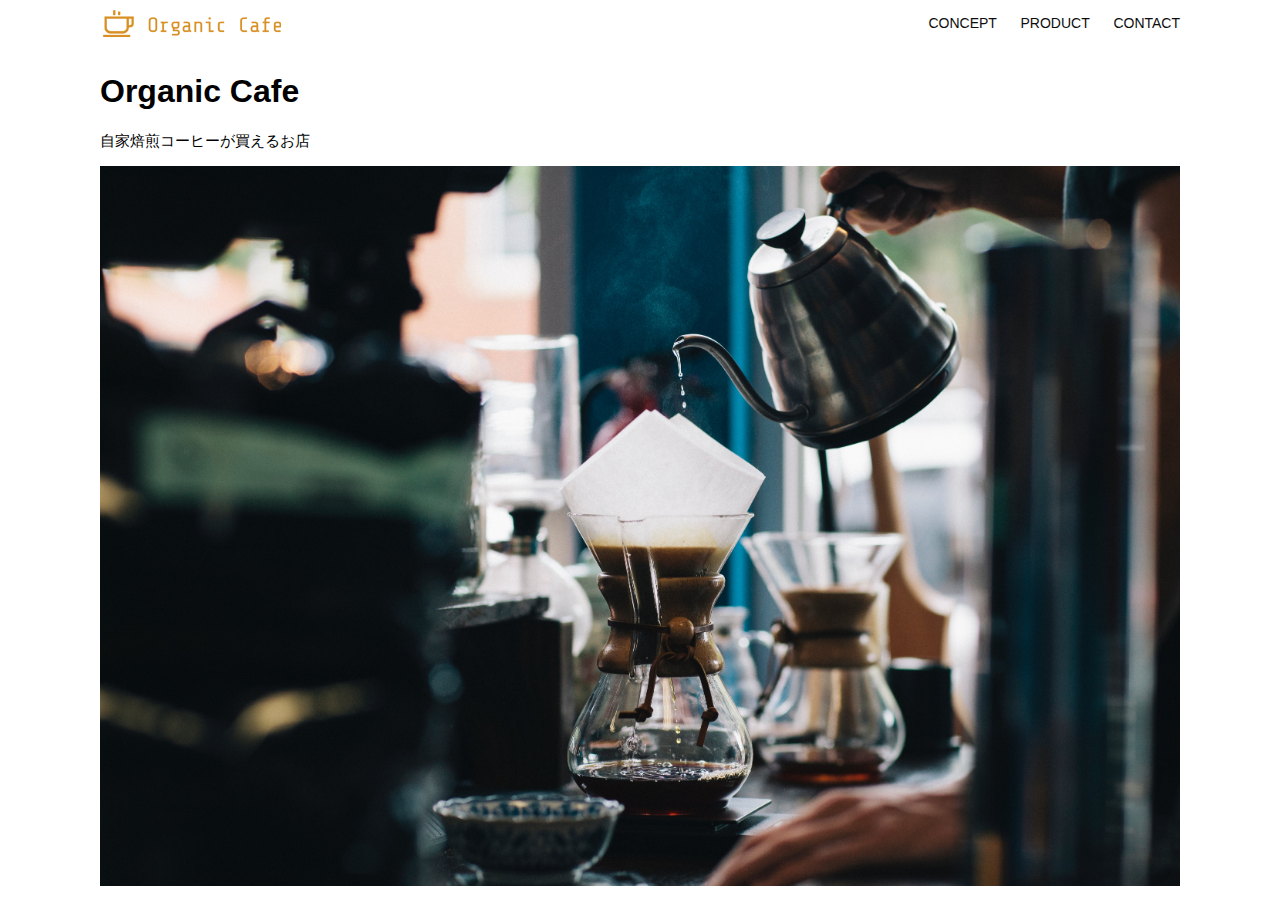
<file: kadai_013/index.html>
<!DOCTYPE html>
<html>
  <head>
    <title>Organic Cafe</title>
    <meta charset="UTF-8" />
    <meta
      name="description"
      content="自家焙煎のコーヒーがお家で楽しめるOrganic Cafe"
/>
    <meta name="viewport" content="width=device-width, initial-scale=1.0" />
    <link rel="stylesheet" href="style.css" />
  </head>
  <body>
    <!-- ヘッダー -->
    <header>
      <!-- ロゴ -->
      <a href="index.html" id="logo"
        ><img src="images/logo.png" alt="トップページに戻る"
      /></a>

      <!-- PC用ナビゲーション -->
      <nav id="nav-pc">
        <a href="index.html#concept">CONCEPT</a>
        <a href="index.html#product">PRODUCT</a>
        <a href="index.html#contact">CONTACT</a>
      </nav>
      <!--スマホ用メニュー-->
      <img id="menu-sp" src="images/button-menu.png" alt="ナビゲーションを開く" onclick="document.getElementById('nav-sp').style.display = 'block'">
      <!--スマホ用ナビゲーション-->
      <nav id="nav-sp">
        <img id="close" src="images/button-close.png" alt="ナビゲーションを閉じる" onclick="document.getElementById('nav-sp').style.display = 'none'">
        <a id="logo-sp" href="index.html" onclick="document.getElementById('nav-sp').style.display = 'none'"><img src="images/logo-sp.png" alt="トップページへ戻る"></a>
        <a class="menu" href="index.html#concept" onclick="document.getElementById('nav-sp').style.display = 'none'">CONCEPT</a>
        <a class="menu" href="index.html#product" onclick="document.getElementById('nav-sp').style.display = 'none'">PRODUCT</a>
        <a class="menu" href="index.html#contact" onclick="document.getElementById('nav-sp').style.display = 'none'">CONTACT</a>

      </nav> 
    </header>
    <main>
      <article>
        <!-- メインビジュアル -->
        <section id="main-visual">
          <div id="main-message">
            <h1>Organic Cafe</h1>
            <p>自家焙煎コーヒーが買えるお店</p>
          </div>
          <img
            src="images/main-image.jpg"
            alt="コーヒーをハンドドリップで淹れる画像"
          />
        </section>
      </article>
    </main>
  </body>
</html>
</file>
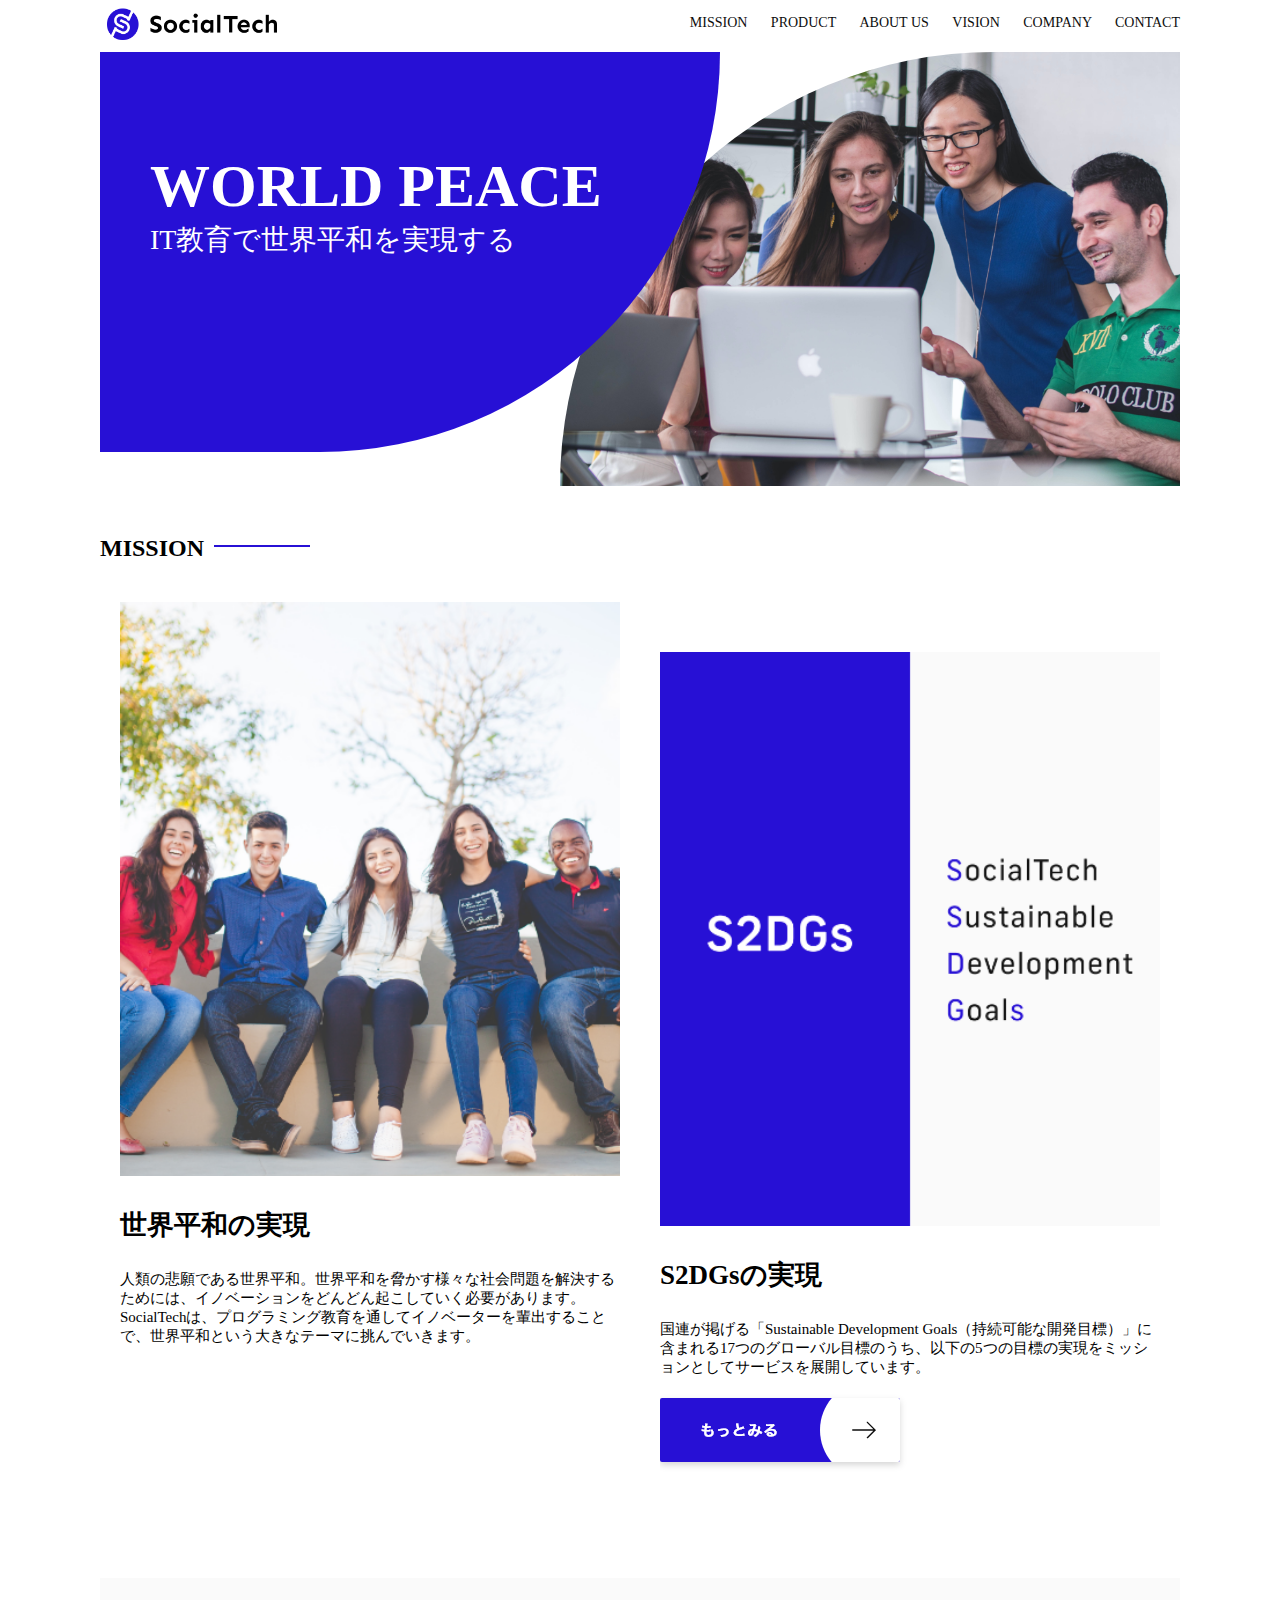
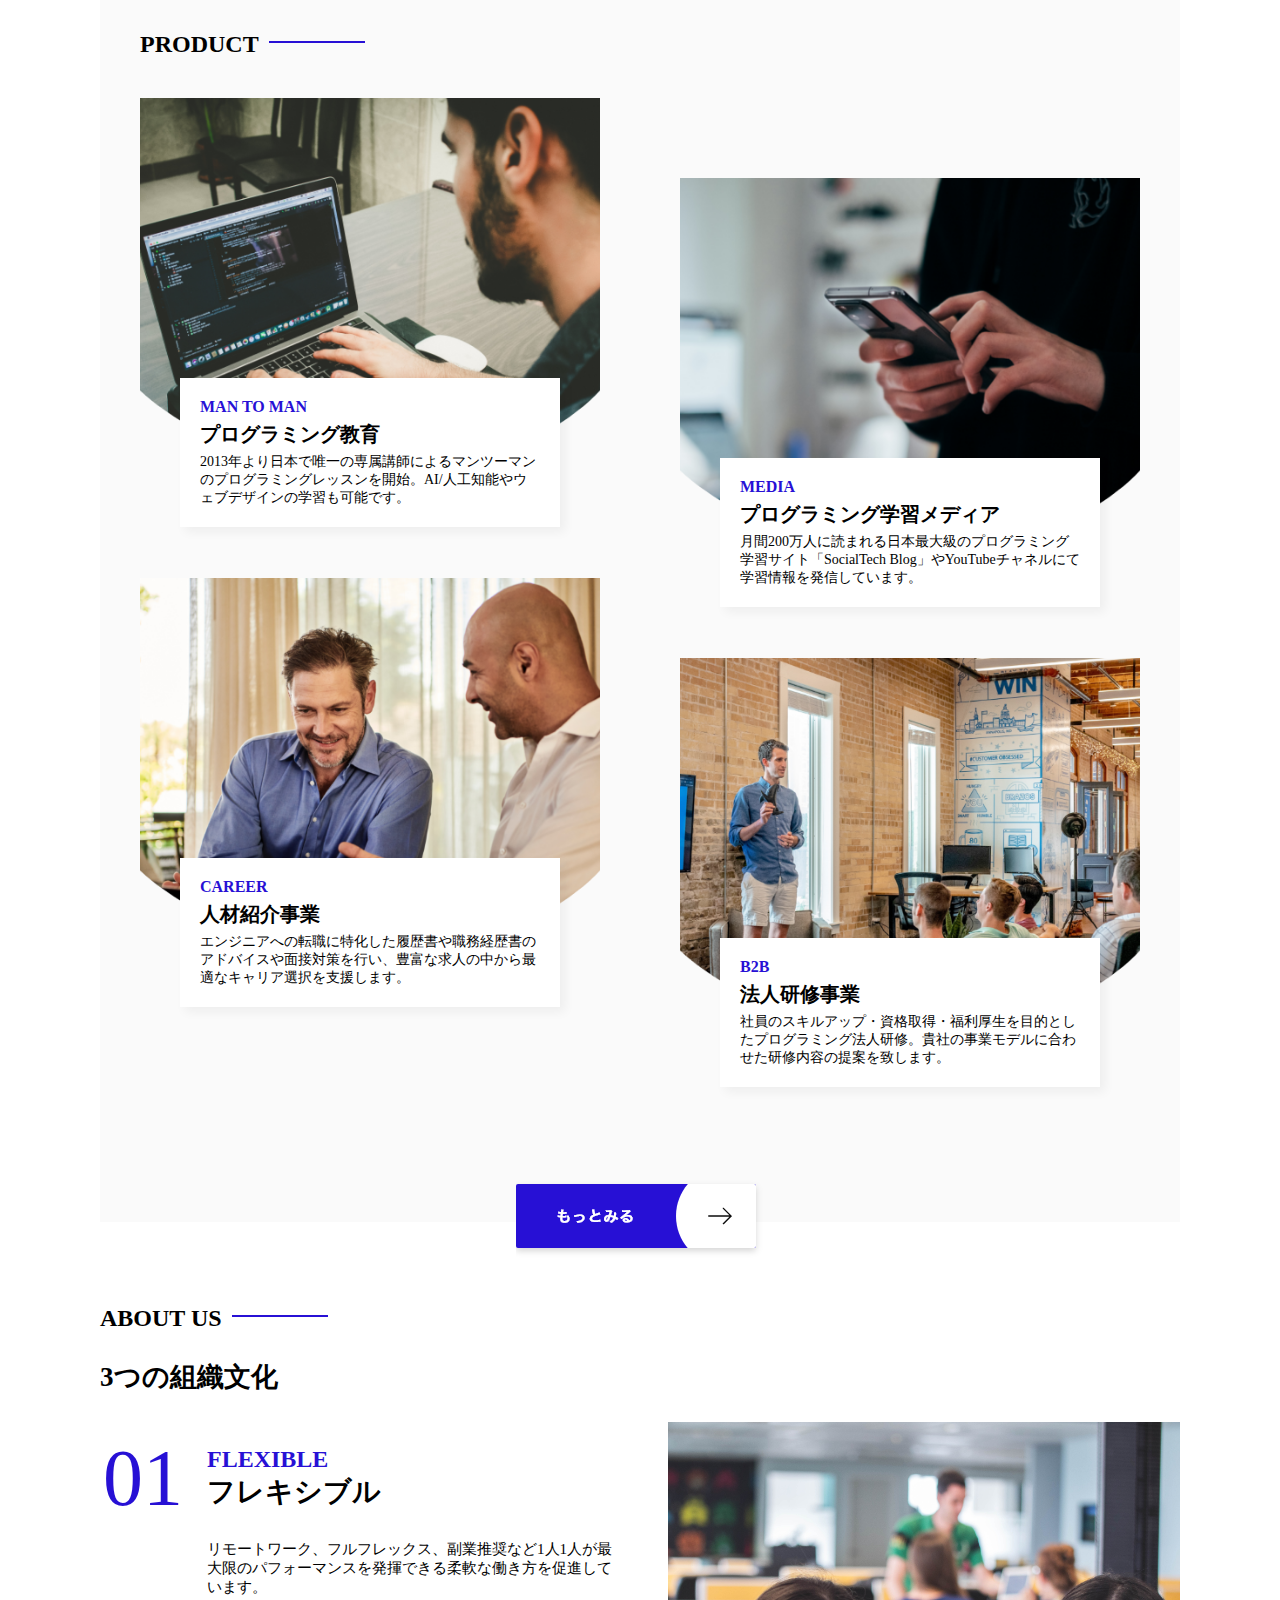
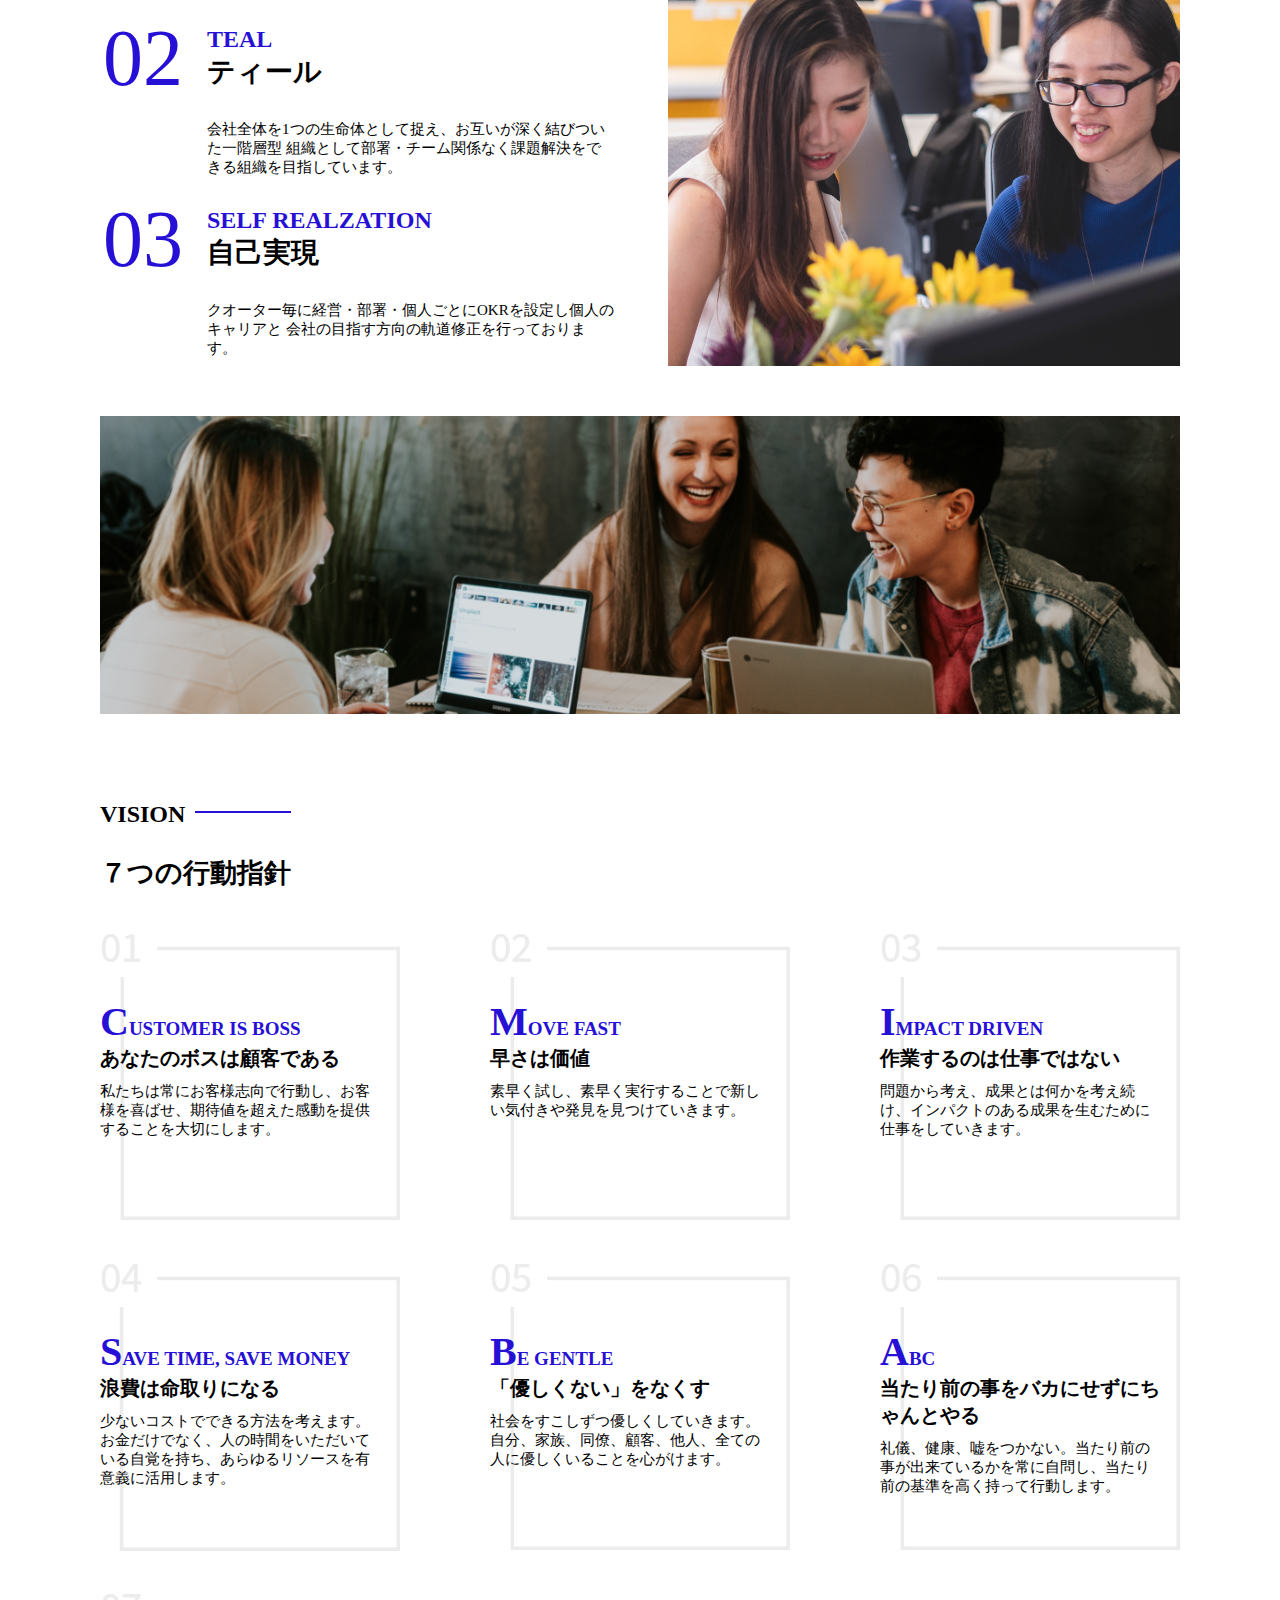
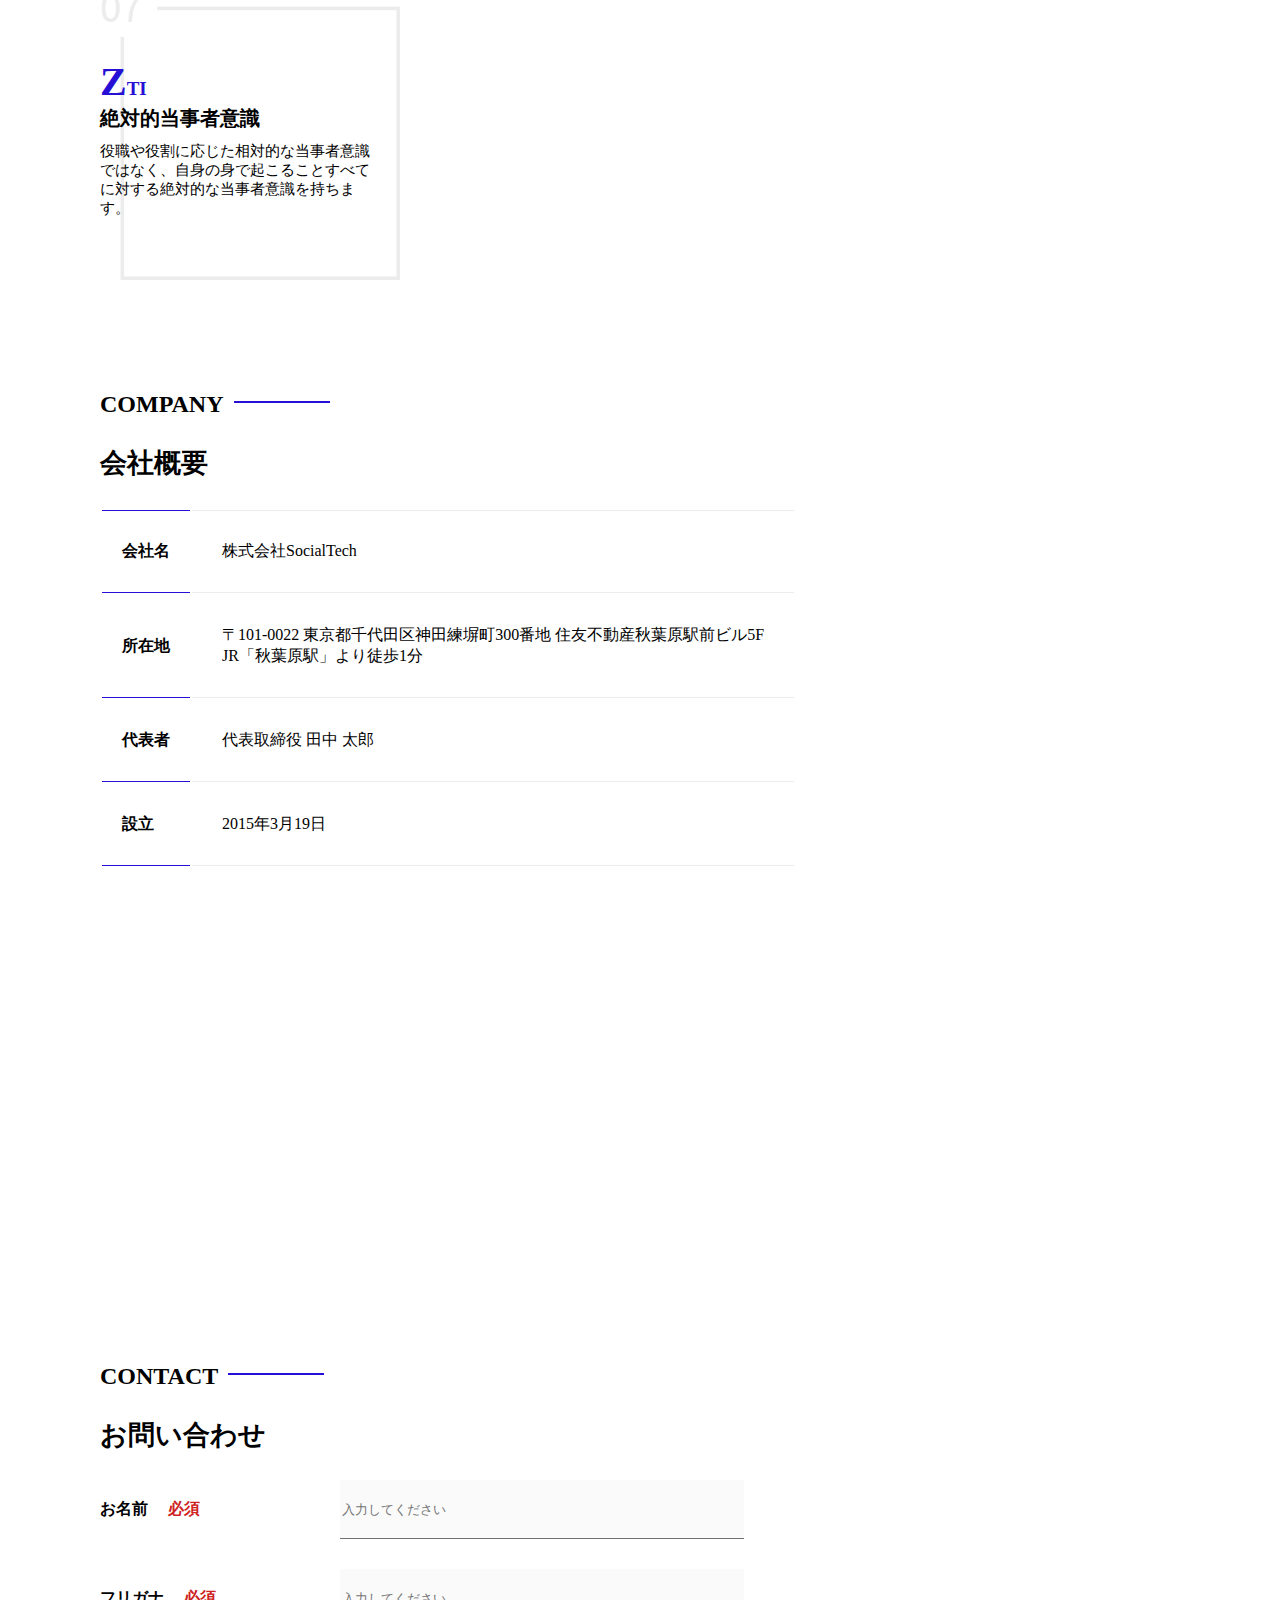
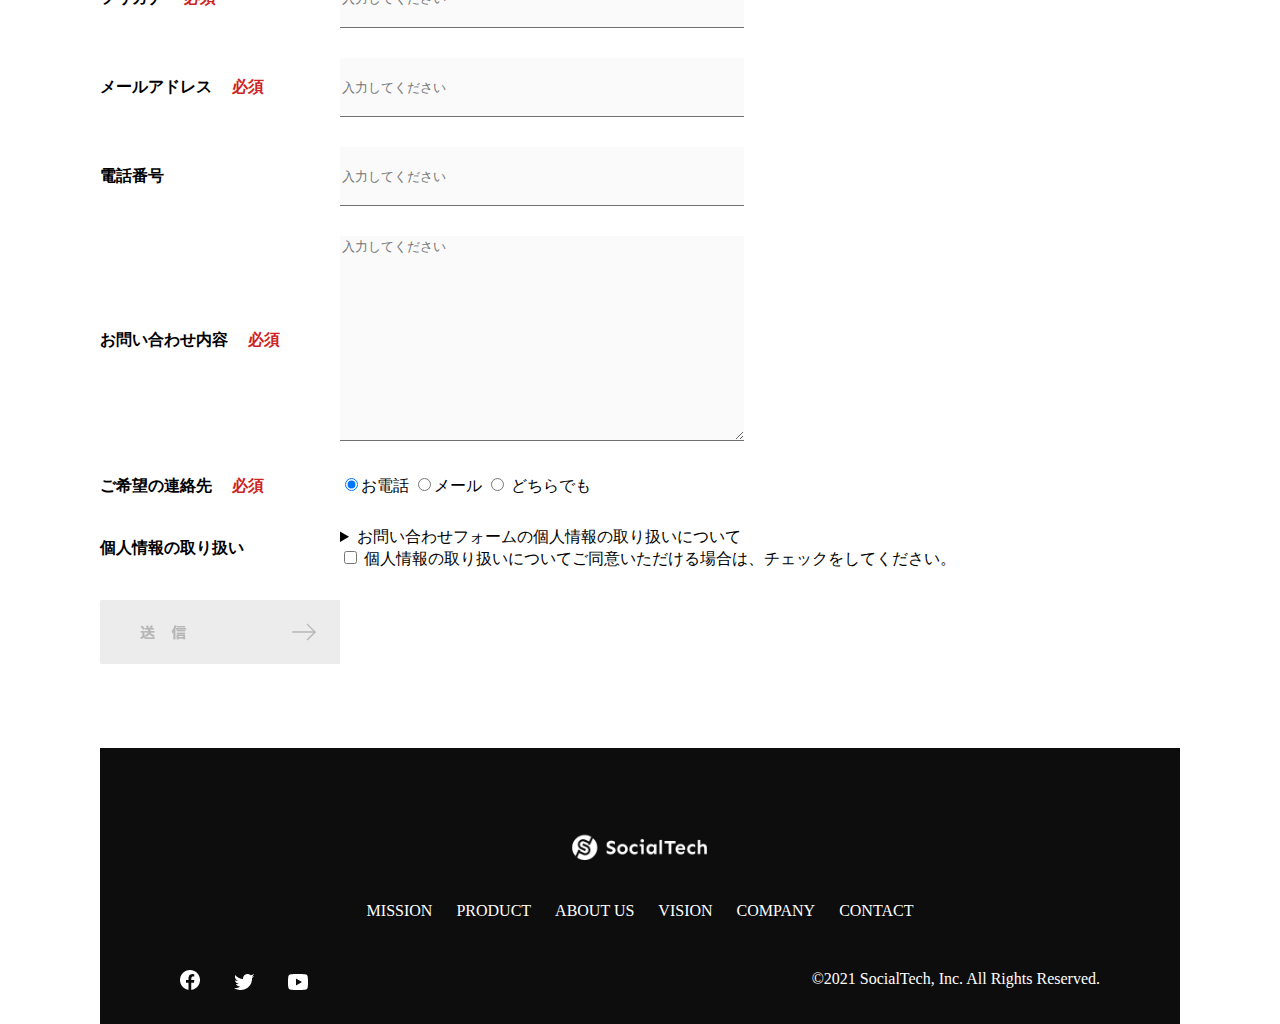
<file: kadai_tutorial_output/index.html>
<!DOCTYPE html>
<html>
    <head>
        <title>SocialTech</title>
        <meta  name="description" content="SocialTechはEdTech業界のリーディングカンパニーを目指します。">
        <meta charset="utf-8">
	    <meta name="viewport" content="width=device-width, initial-scale=1.0">
        <link rel="stylesheet" href="style.css">
    </head>
    <body>
        <header>
            <a href="index.html" id="logo"><img src="images/logo.png" alt="トップページに戻る"></a>

            <!--PC用ナビ-->
            <nav id="nav-pc">
                <a href="mission.html">MISSION</a>
                <a href="product.html">PRODUCT</a>
                <a href="index.html#aboutus">ABOUT US</a>
                <a href="index.html#vision">VISION</a>
                <a href="index.html#company">COMPANY</a>
                <a href="index.html#contact">CONTACT</a>
            </nav>

            <!--スマホ用メニュー-->
            <img id="menu-sp" src="images/button-menu.png" alt="ナビゲーションを開く" onclick="document.getElementById('nav-sp').style.display = 'block'">

            <!--スマホ用ナビ-->
            <nav id="nav-sp">
                <img id="close" src="images/button-close.png" alt="ナビゲーションを閉じる" onclick="document.getElementById('nav-sp').style.display = 'none'">
                <a id="logo-sp" href="index.html" onclick="document.getElemetById('nav-sp').style.display = 'none'">
                <img src="images/logo-sp.png" alt="トップページへ戻る"></a>
                <a class="menu" href="mission.html" onclick="document.getElementById('nav-sp').style.display = 'none'">MISSION</a>
                <a class="menu" href="product.html" onclick="document.getElementById('nav-sp').style.display = 'none'">PRODUCT</a>
                <a class="menu" href="index.html#aboutus" onclick="document.getElementById('nav-sp').style.display = 'none'">ABOUT US</a>
                <a class="menu" href="index.html#vision" onclick="document.getElementById('nav-sp').style.display = 'none'">VISION</a>
                <a class="menu" href="index.html#company" onclick="document.getElementById('nav-sp').style.display = 'none'">COMPANY</a>
                <a class="menu" href="index.html#contact" onclick="document.getElementById('nav-sp').style.display = 'none'">CONTACT</a>
                <div id="sns">
                    <a href="https://www.facebook.com/sejuku2013"><img src="images/button-facebook.png" alt="facebookのリンク"></a>
                    <a href="https://twitter.com/samuraijuku"><img src="images/button-twitter.png" alt="twitterのリンク"></a>
                    <a href="https://www.youtube.com/channel/UCCFOQO5aDK0xXam4cUQXT8g"><img src="images/button-youtube.png" alt="YouTubeのリンク"></a>
                </div>
            </nav>
            
        </header>
        <main>
            <article>
                <section id="main-visual">
                    <div id="main-message">
                        <h1>WORLD PEACE</h1>
                        <p>IT教育で世界平和を実現する</p>
                    </div>
                    <img src="images/index/index-main.png" alt="PCの周りに集まる多国籍の仲間たち">
                </section>
                <section id="mission">
                    <h2 class="index-h2">MISSION</h2>
                    <div id="mission-flex">
                        <div>
                            <img id="mission-photo" src="images/index/index-mission.png">
                            <h3>世界平和の実現</h3>
                            <p>
                                人類の悲願である世界平和。世界平和を脅かす様々な社会問題を解決するためには、イノベーションをどんどん起こしていく必要があります。SocialTechは、プログラミング教育を通してイノベーターを輩出することで、世界平和という大きなテーマに挑んでいきます。
                            </p>
                        </div>
                        <div>
                            <img id="s2dgs" src="images/index/s2dgs.png" alt="S2DGs">
                            <h3>S2DGsの実現</h3>
                            <p>
                                国連が掲げる「Sustainable Development Goals（持続可能な開発目標）」に含まれる17つのグローバル目標のうち、以下の5つの目標の実現をミッションとしてサービスを展開しています。
                            </p>
                            <a href="mission.html">
                                <img src="images/button-more.png" alt="もっと見る">
                            </a>
                        </div>
                    </div>
                </section>

                <section id="product">
                    <h2 class="index-h2">PRODUCT</h2>
                    <div>
                        <div id="product-left">
                            <div>
                                <img class="product-photo" src="images/index/index-mantoman.png" alt="PCでコードを書く男性">
                                <div class="product-explain">
                                    <span>MAN TO MAN</span>
                                    <h3>プログラミング教育</h3>
                                    <p>2013年より日本で唯一の専属講師によるマンツーマンのプログラミングレッスンを開始。AI/人工知能やウェブデザインの学習も可能です。</p>
                                </div>
                            </div>
                            <div>
                                <img class="product-photo" src="images/index/index-career.png" alt="笑顔で話し合う2人の男性">
                                <div class="product-explain">
                                    <span>CAREER</span>
                                    <h3>人材紹介事業</h3>
                                    <p>エンジニアへの転職に特化した履歴書や職務経歴書のアドバイスや面接対策を行い、豊富な求人の中から最適なキャリア選択を支援します。</p>
                                </div>
                            </div>
                        </div>
                        <div id="product-right">
                            <div>
                                <img class="product-photo" src="images/index/index-media.png" alt="スマートフォンを操作する人">
                                <div class="product-explain">
                                    <span>MEDIA</span>
                                    <h3>プログラミング学習メディア</h3>
                                    <P>月間200万人に読まれる日本最大級のプログラミング学習サイト「SocialTech Blog」やYouTubeチャネルにて学習情報を発信しています。</P>
                                </div>
                            </div>
                            <div>
                                <img class="product-photo" src="images/index/index-b2b.png" alt="講演中の男性とそれを聴く人々">
                                <div class="product-explain">
                                    <span>B2B</span>
                                    <h3>法人研修事業</h3>
                                    <P>社員のスキルアップ・資格取得・福利厚生を目的としたプログラミング法人研修。貴社の事業モデルに合わせた研修内容の提案を致します。</P>
                                </div>
                            </div>
                        </div>
                    </div>
                    <div>
                        <a id="product-more" href="product.html">
                            <img src="images/button-more.png" alt="もっと見る">
                        </a>
                    </div>
                </section>
                <section id="aboutus">
                    <h2 class="index-h2">ABOUT US</h2>
                    <h3>3つの組織文化</h3>
                    <div>
                        <table class="culture-table">
                            <tr>
                                <td>
                                    <span class="culture-num">01</span>
                                </td>
                                <td>
                                    <span class="culture-en">FLEXIBLE</span>
                                    <span class="culture-jp">フレキシブル</span>
                                </td>
                            </tr>
                            <tr>
                                <td>
                                    <!--空のセル-->
                                </td>
                                <td>
                                    <p class="culture-description">
                                        リモートワーク、フルフレックス、副業推奨など1人1人が最大限のパフォーマンスを発揮できる柔軟な働き方を促進しています。
                                    </p>
                                </td>
                            </tr>
                            <tr>
                                <td>
                                    <span class="culture-num">02</span>
                                </td>
                                <td>
                                    <span class="culture-en">TEAL</span>
                                    <span class="culture-jp">ティール</span>
                                </td>
                            </tr>
                            <tr>
                                <td>
                                    <!--空のセル-->
                                </td>
                                <td>
                                    <p class="culture-description">
                                        会社全体を1つの生命体として捉え、お互いが深く結びついた一階層型 組織として部署・チーム関係なく課題解決をできる組織を目指しています。
                                    </p>
                                </td>
                            </tr>
                            <tr>
                                <td>
                                    <span class="culture-num">03</span>
                                </td>
                                <td>
                                    <span class="culture-en">SELF REALZATION</span>
                                    <span class="culture-jp">自己実現</span>
                                </td>
                            </tr>
                            <tr>
                                <td>
                                    <!--空のセル-->
                                </td>
                                <td>
                                    <p class="culture-description">
                                        クオーター毎に経営・部署・個人ごとにOKRを設定し個人のキャリアと 会社の目指す方向の軌道修正を行っております。
                                    </p>
                                </td>
                            </tr>
                        </table>
                        <img class="culture-img" src="images/index/index-aboutus1.png" alt="笑顔で話し合う2人の女性">
                    </div>
                    <img class="culture-img2" src="images/index/index-aboutus2.png" alt="笑顔で話し合う3人の男女">
                </section>
                <section id="vision">
                    <h2 class="index-h2">VISION</h2>
                    <h3>７つの行動指針</h3>
                    <div>
                        <div class="vision-box">
                            <img src="images/index/vision-01.png" alt="01">
                            <span>
                                <h4>CUSTOMER IS BOSS</h4>
                                <h5>あなたのボスは顧客である</h5>
                                <p>私たちは常にお客様志向で行動し、お客様を喜ばせ、期待値を超えた感動を提供することを大切にします。</p>
                            </span>
                        </div>
                        <div class="vision-box">
                            <img src="images/index/vision-02.png" alt="02">
                            <span>
                                <h4>MOVE FAST</h4>
                                <h5>早さは価値</h5>
                                <p>素早く試し、素早く実行することで新しい気付きや発見を見つけていきます。</p>
                            </span>
                        </div>
                        <div class="vision-box">
                            <img src="images/index/vision-03.png" alt="03">
                            <span>
                                <h4>IMPACT DRIVEN</h4>
                                <h5>作業するのは仕事ではない</h5>
                                <p>問題から考え、成果とは何かを考え続け、インパクトのある成果を生むために仕事をしていきます。</p>
                            </span>
                        </div>
                        <div class="vision-box">
                            <img src="images/index/vision-04.png" alt="04">
                            <span>
                                <h4>SAVE TIME, SAVE MONEY</h4>
                                <h5>浪費は命取りになる</h5>
                                <p>少ないコストでできる方法を考えます。お金だけでなく、人の時間をいただいている自覚を持ち、あらゆるリソースを有意義に活用します。</p>
                            </span>
                        </div>
                        <div class="vision-box">
                            <img src="images/index/vision-05.png" alt="05">
                            <span>
                                <h4>BE GENTLE</h4>
                                <h5>「優しくない」をなくす</h5>
                                <p>社会をすこしずつ優しくしていきます。自分、家族、同僚、顧客、他人、全ての人に優しくいることを心がけます。</p>
                            </span>
                        </div>
                        <div class="vision-box">
                            <img src="images/index/vision-06.png" alt="06">
                            <span>
                                <h4>ABC</h4>
                                <h5>当たり前の事をバカにせずにちゃんとやる</h5>
                                <p>礼儀、健康、嘘をつかない。当たり前の事が出来ているかを常に自問し、当たり前の基準を高く持って行動します。</p>
                            </span>
                        </div>
                        <div class="vision-box">
                            <img src="images/index/vision-07.png" alt="07">
                            <span>
                                <h4>ZTI</h4>
                                <h5>絶対的当事者意識</h5>
                                <p>役職や役割に応じた相対的な当事者意識ではなく、自身の身で起こることすべてに対する絶対的な当事者意識を持ちます。</p>
                            </span>
                        </div>
                    </div>
                </section>
                <section id="company">
                    <h2 class="index-h2">COMPANY</h2>
                    <h3>会社概要</h3>
                    <table id="company-table">
                        <tr>
                            <th class="tableheader-first">会社名</th>
                            <td class="cell-first">株式会社SocialTech</td>
                        </tr>
                        <tr>
                            <th class="tableheader">所在地</th>
                            <td class="cell">〒101-0022 東京都千代田区神田練塀町300番地 住友不動産秋葉原駅前ビル5F<br>
                                JR「秋葉原駅」より徒歩1分</td>
                        </tr>
                        <tr>
                            <th class="tableheader">代表者</th>
                            <td class="cell">代表取締役 田中 太郎</td>
                        </tr>
                        <tr>
                            <th class="tableheader">設立</th>
                            <td class="cell">2015年3月19日</td>
                        </tr>
                    </table>
                    <iframe 
                        src="https://www.google.com/maps/embed?pb=!1m14!1m8!1m3!1d6480.1377242930685!2d139.774653!3d35.699923!3m2!1i1024!2i768!4f13.1!3m3!1m2!1s0x60188fee13660e23%3A0x77137876edf742ac!2z5L2P5Y-L5LiN5YuV55Sj56eL6JGJ5Y6f6aeF5YmN44OT44Or!5e0!3m2!1sja!2sjp!4v1711381264637!5m2!1sja!2sjp" 
                        style="border:0;" allowfullscreen="" loading="lazy">
                    </iframe>
                </section>
                <section id="contact">
                    <h2 class="index-h2">CONTACT</h2>
                    <h3>お問い合わせ</h3>
                    <form>
                        <div>
                            <div class="contact-heading">
                                <label class="contact-label">お名前<span class="contact-span">必須</span></label>
                            </div>
                            <div >
                                <input type="text" name="name" placeholder="入力してください" class="contact-textbox">
                            </div>
                        </div>
                        <div>
                            <div class="contact-heading">
                                <label class="contact-label">フリガナ<span class="contact-span">必須</span></label>
                            </div>
                            <div>
                                <input type="text" name="hurigana" placeholder="入力してください" class="contact-textbox"> 
                            </div>
                        </div>
                        <div>
                            <div class="contact-heading">
                                <label class="contact-label">メールアドレス<span class="contact-span">必須</span></label>
                            </div>
                            <div>
                                <input type="text" name="email" placeholder="入力してください" class="contact-textbox">
                            </div>
                        </div>
                        <div>
                            <div class="contact-heading">
                                <label class="contact-label">電話番号</label>
                            </div>
                            <div>
                                <input type="text" name="tel" placeholder="入力してください" class="contact-textbox">
                            </div>
                        </div>
                        <div>
                            <div class="contact-heading">
                                <label class="contact-label">お問い合わせ内容<span class="contact-span">必須</span></label>
                            </div>
                            <div>
                                <textarea class="contact-textarea" placeholder="入力してください" name="message" ></textarea>
                            </div>
                        </div>
                        <div>
                            <div class="contact-heading">
                                <label class="contact-label">ご希望の連絡先<span class="contact-span">必須</span></label> 
                            </div>
                            <div>
                                <input class="radiobutton" type="radio" value="name" name="contact" checked><label>お電話</label>
                                <input class="radiobutton" type="radio" value="mail" name="contact"><label>メール</label>
                                <input class="radiobutton" type="radio" value="both" name="contact"> <label>どちらでも</label>
                            </div>
                        </div>
                        <div>
                            <div class="contact-heading">
                                <label class="contact-label">個人情報の取り扱い</label>
                            </div>
                            <div>
                                <details>
                                    <summary>お問い合わせフォームの個人情報の取り扱いについて</summary>
                                    <div>
                                        <span>１．組織の名称又は氏名</span><br>
                                        株式会社SocialTech<br><br>

                                        <span>２．個人情報保護管理者（若しくはその代理人）の氏名又は職名、所属及び連絡先 鈴木 一郎 コーポレート部</span><br>
                                        メールアドレス：samurai@example.com<br>
                                        TEL：03-1234-5678<br><br>

                                        <span>３．個人情報の利用目的</span><br>
                                        ・本サービス及び本サービスに関連する情報の提供又はそれらに関する連絡のため<br>
                                        ・ユーザーの本人確認のため<br>
                                        ・当社サービスのご案内のため<br>
                                        ・当社の商品等の広告または宣伝（電子メールによるものを含むものとします。）<br><br>

                                        <span>４．個人情報の取り扱い業務の委託</span><br>
                                        個人情報の取扱業務の全部または一部を外部に業務委託する場合があります。<br>
                                        その際、弊社は、個人情報を適切に保護できる管理体制を敷き実行していることを条件として<br>
                                        委託先を厳選したうえで、機密保持契約を委託先と締結し、お客様の個人情報を厳密に管理させます。<br><br>

                                        <span>５．個人情報の開示等の請求</span><br>
                                        お客様は、弊社に対してご自身の個人情報の開示等（利用目的の通知、開示、内容の訂正・追加・削除、利用の停止または消去、第三者への提供の停止）に関して、当社問合わせ窓口に申し出ることができます。<br>
                                        その際、弊社はお客様ご本人を確認させていただいたうえで、合理的な期間内に対応いたします。<br><br>
                                        なお、個人情報に関する弊社問合わせ先は、次の通りです。<br><br>
                                        株式会社SocialTech　個人情報問合せ窓口<br>
                                        〒101-0022 東京都千代田区神田練塀町300番地 住友不動産秋葉原駅前ビル5F<br>
                                        メールアドレス：samurai@example.com　TEL：03-1234-5678<br><br>

                                        <span>６．個人情報を提供されることの任意性について</span>
                                        お客様がご自身の個人情報を弊社に提供されるか否かは、お客様のご判断によりますが、もしご提供されない場合には、適切なサービスが提供できない場合がありますので予めご了承ください。<br><br>
                                    </div>
                                </details>
                                <input type="checkbox" name="agree">
                                <span>個人情報の取り扱いについてご同意いただける場合は、チェックをしてください。</span>
                            </div>
                        </div>
                        <input type="image" src="images/button-submit.png" alt="送信する">
                    </form>
                </section>
            </article>

            <footer>
                <div id="footer-logo">
                    <img src="images/logo-sp.png" alt="SociaiTech">
                </div>
                <div id="footer-link">
                    <a href="mission.html">MISSION</a>
                    <a href="product.html">PRODUCT</a>
                    <a href="index.html#aboutus">ABOUT US</a>
                    <a href="index.html#vision">VISION</a>
                    <a href="index.html#company">COMPANY</a>
                    <a href="index.html#contact">CONTACT</a>
                </div>
                <div id="sns-footer">
                    <a href="https://www.facebook.com/sejuku2013"><img src="images/button-facebook.png" alt="facebookのリンク"></a>
                    <a href="https://twitter.com/samuraijuku"><img src="images/button-twitter.png" alt="twitterのリンク"></a>
                    <a href="https://www.youtube.com/channel/UCCFOQO5aDK0xXam4cUQXT8g"><img src="images/button-youtube.png" alt="YouTubeのリンク"></a>
                    <span id="copyright">&copy;2021 SocialTech, Inc. All Rights Reserved. </span>
                </div>
            </footer>


        </main>
    </body>
	

</html>
</file>
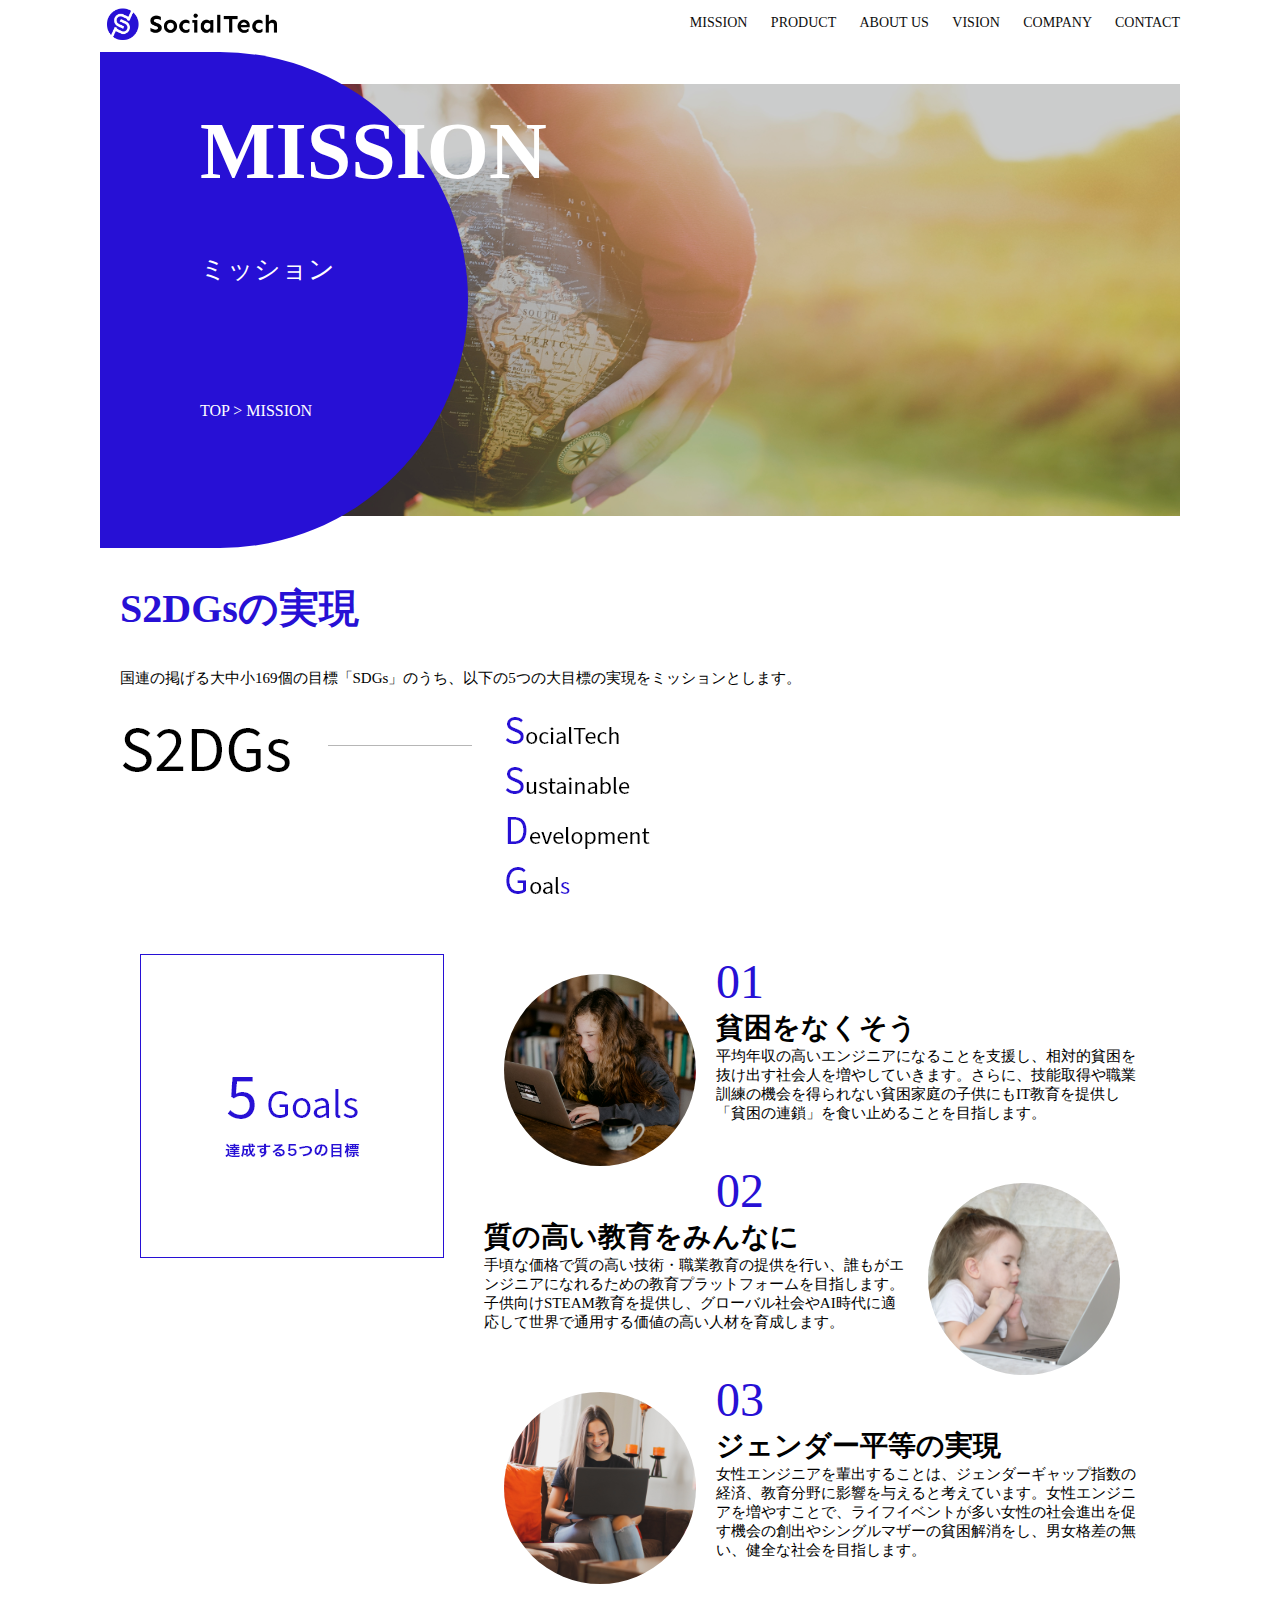
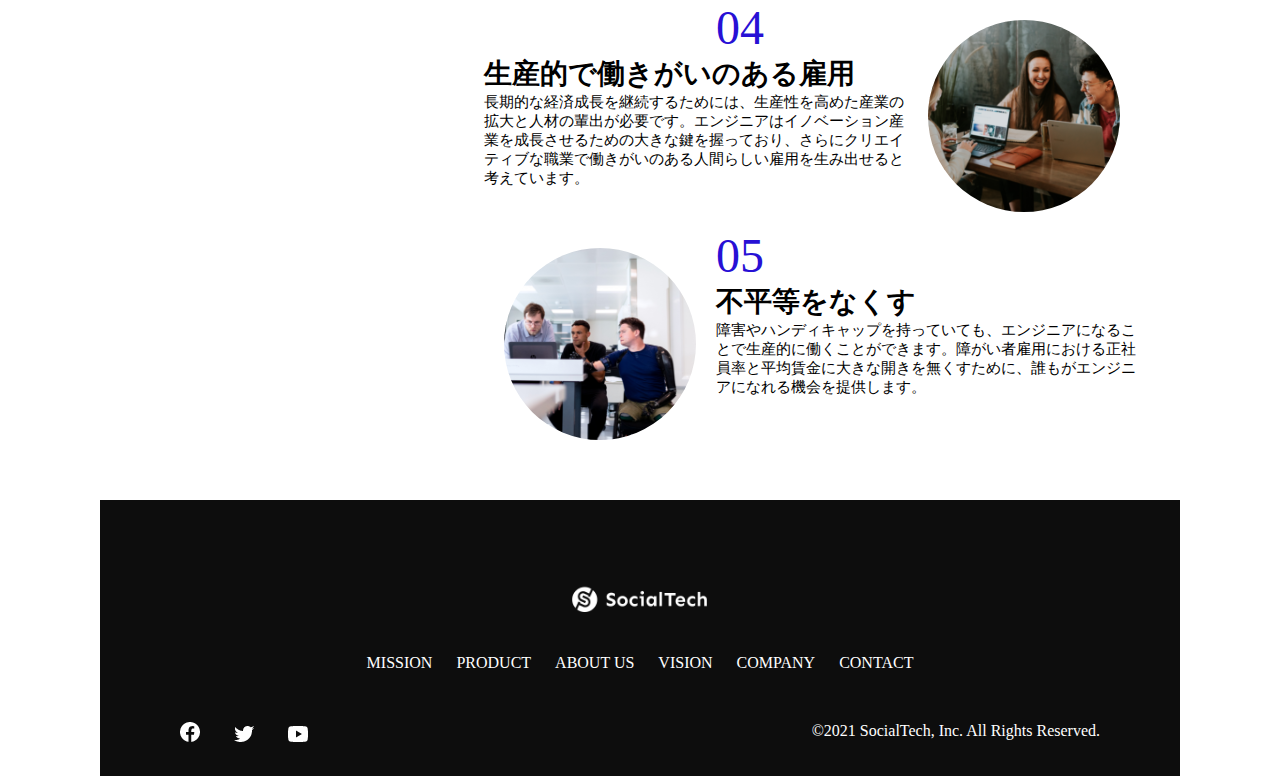
<file: kadai_tutorial_output/mission.html>
<!DOCTYPE html>
<html>
    <head>
        <title>SocialTech - MISSION ミッション- </title>
        <meta  name="description" content="SocialTechが目指す5つの目標（S2DGs）を紹介します">
        <meta charset="utf-8">
	    <meta name="viewport" content="width=device-width, initial-scale=1.0">
        <link rel="stylesheet" href="style.css">
    </head>
    <body>
        <header>
            <a href="index.html" id="logo"><img src="images/logo.png" alt="トップページに戻る"></a>

            <!--PC用ナビ-->
            <nav id="nav-pc">
                <a href="mission.html">MISSION</a>
                <a href="product.html">PRODUCT</a>
                <a href="index.html#aboutus">ABOUT US</a>
                <a href="index.html#vision">VISION</a>
                <a href="index.html#company">COMPANY</a>
                <a href="index.html#contact">CONTACT</a>
            </nav>

            <!--スマホ用メニュー-->
            <img id="menu-sp" src="images/button-menu.png" alt="ナビゲーションを開く" onclick="document.getElementById('nav-sp').style.display = 'block'">

            <!--スマホ用ナビ-->
            <nav id="nav-sp">
                <img id="close" src="images/button-close.png" alt="ナビゲーションを閉じる" onclick="document.getElementById('nav-sp').style.display = 'none'">
                <a id="logo-sp" href="index.html" onclick="document.getElemetById('nav-sp').style.display = 'none'">
                <img src="images/logo-sp.png" alt="トップページへ戻る"></a>
                <a class="menu" href="mission.html" onclick="document.getElementById('nav-sp').style.display = 'none'">MISSION</a>
                <a class="menu" href="product.html" onclick="document.getElementById('nav-sp').style.display = 'none'">PRODUCT</a>
                <a class="menu" href="index.html#aboutus" onclick="document.getElementById('nav-sp').style.display = 'none'">ABOUT US</a>
                <a class="menu" href="index.html#vision" onclick="document.getElementById('nav-sp').style.display = 'none'">VISION</a>
                <a class="menu" href="index.html#company" onclick="document.getElementById('nav-sp').style.display = 'none'">COMPANY</a>
                <a class="menu" href="index.html#contact" onclick="document.getElementById('nav-sp').style.display = 'none'">CONTACT</a>
                <div id="sns">
                    <a href="https://www.facebook.com/sejuku2013"><img src="images/button-facebook.png" alt="facebookのリンク"></a>
                    <a href="https://twitter.com/samuraijuku"><img src="images/button-twitter.png" alt="twitterのリンク"></a>
                    <a href="https://www.youtube.com/channel/UCCFOQO5aDK0xXam4cUQXT8g"><img src="images/button-youtube.png" alt="YouTubeのリンク"></a>
                </div>
            </nav>
            
        </header>

        <main>
            <article>
                <section id="mission-main">
                    <div id="mission-title">
                        <h1>MISSION</h1>
                        <span>ミッション</span>
                        <div>TOP > MISSION</div>
                    </div>
                </section>

                <section id="mission-s2dgs">
                    <h2 class="mission-h2">S2DGsの実現</h2>
                    <p>国連の掲げる大中小169個の目標「SDGs」のうち、以下の5つの大目標の実現をミッションとします。</p>
                    <img src="images/mission/mission-s2dgs.png" alt="S2DGs">
                </section>

                <section id="mission-5goals">
                    <div>
                        <img id="s2dgs-image" src="images/mission/mission-5goals.png" alt="5goals">
                    </div>
                    <div>
                        <div>
                            <img class="fivegoals-image-left" src="images/mission/mission-5goals01.png" alt="">
                            <span class="fivegoals-number">01</span>
                            <h3 class="fivegoals-h3">貧困をなくそう</h3>
                            <p class="fivegoals-p">
                                平均年収の高いエンジニアになることを支援し、相対的貧困を抜け出す社会人を増やしていきます。さらに、技能取得や職業訓練の機会を得られない貧困家庭の子供にもIT教育を提供し「貧困の連鎖」を食い止めることを目指します。
                            </p>
                        </div>
                        <div>
                            <img class="fivegoals-image-right" src="images/mission/mission-5goals02.png" alt="">
                            <span class="fivegoals-number">02</span>
                            <h3 class="fivegoals-h3">質の高い教育をみんなに</h3>
                            <p class="fivegoals-p">
                                手頃な価格で質の高い技術・職業教育の提供を行い、誰もがエンジニアになれるための教育プラットフォームを目指します。子供向けSTEAM教育を提供し、グローバル社会やAI時代に適応して世界で通用する価値の高い人材を育成します。
                            </p>
                        </div>
                        <div>
                            <img class="fivegoals-image-left" src="images/mission/mission-5goals03.png" alt="">
                            <span class="fivegoals-number">03</span>
                            <h3 class="fivegoals-h3">ジェンダー平等の実現</h3>
                            <p class="fivegoals-p">
                                女性エンジニアを輩出することは、ジェンダーギャップ指数の経済、教育分野に影響を与えると考えています。女性エンジニアを増やすことで、ライフイベントが多い女性の社会進出を促す機会の創出やシングルマザーの貧困解消をし、男女格差の無い、健全な社会を目指します。
                            </p>
                        </div>
                        <div>
                            <img class="fivegoals-image-right" src="images/mission/mission-5goals04.png" alt="">
                            <span class="fivegoals-number">04</span>
                            <h3 class="fivegoals-h3">生産的で働きがいのある雇用</h3>
                            <p class="fivegoals-p">
                                長期的な経済成長を継続するためには、生産性を高めた産業の拡大と人材の輩出が必要です。エンジニアはイノベーション産業を成長させるための大きな鍵を握っており、さらにクリエイティブな職業で働きがいのある人間らしい雇用を生み出せると考えています。
                            </p>
                        </div>
                        <div>
                            <img class="fivegoals-image-left" src="images/mission/mission-5goals05.png" alt="">
                            <span class="fivegoals-number">05</span>
                            <h3 class="fivegoals-h3">不平等をなくす</h3>
                            <p class="fivegoals-p">
                                障害やハンディキャップを持っていても、エンジニアになることで生産的に働くことができます。障がい者雇用における正社員率と平均賃金に大きな開きを無くすために、誰もがエンジニアになれる機会を提供します。
                            </p>
                        </div>
                    </div>
                </section>
            </article>

            <footer>
                <div id="footer-logo">
                    <img src="images/logo-sp.png" alt="SociaiTech">
                </div>
                <div id="footer-link">
                    <a href="mission.html">MISSION</a>
                    <a href="product.html">PRODUCT</a>
                    <a href="index.html#aboutus">ABOUT US</a>
                    <a href="index.html#vision">VISION</a>
                    <a href="index.html#company">COMPANY</a>
                    <a href="index.html#contact">CONTACT</a>
                </div>
                <div id="sns-footer">
                    <a href="https://www.facebook.com/sejuku2013"><img src="images/button-facebook.png" alt="facebookのリンク"></a>
                    <a href="https://twitter.com/samuraijuku"><img src="images/button-twitter.png" alt="twitterのリンク"></a>
                    <a href="https://www.youtube.com/channel/UCCFOQO5aDK0xXam4cUQXT8g"><img src="images/button-youtube.png" alt="YouTubeのリンク"></a>
                    <span id="copyright">&copy;2021 SocialTech, Inc. All Rights Reserved. </span>
                </div>
            </footer>
        </main>
    </body>
	

</html>
</file>
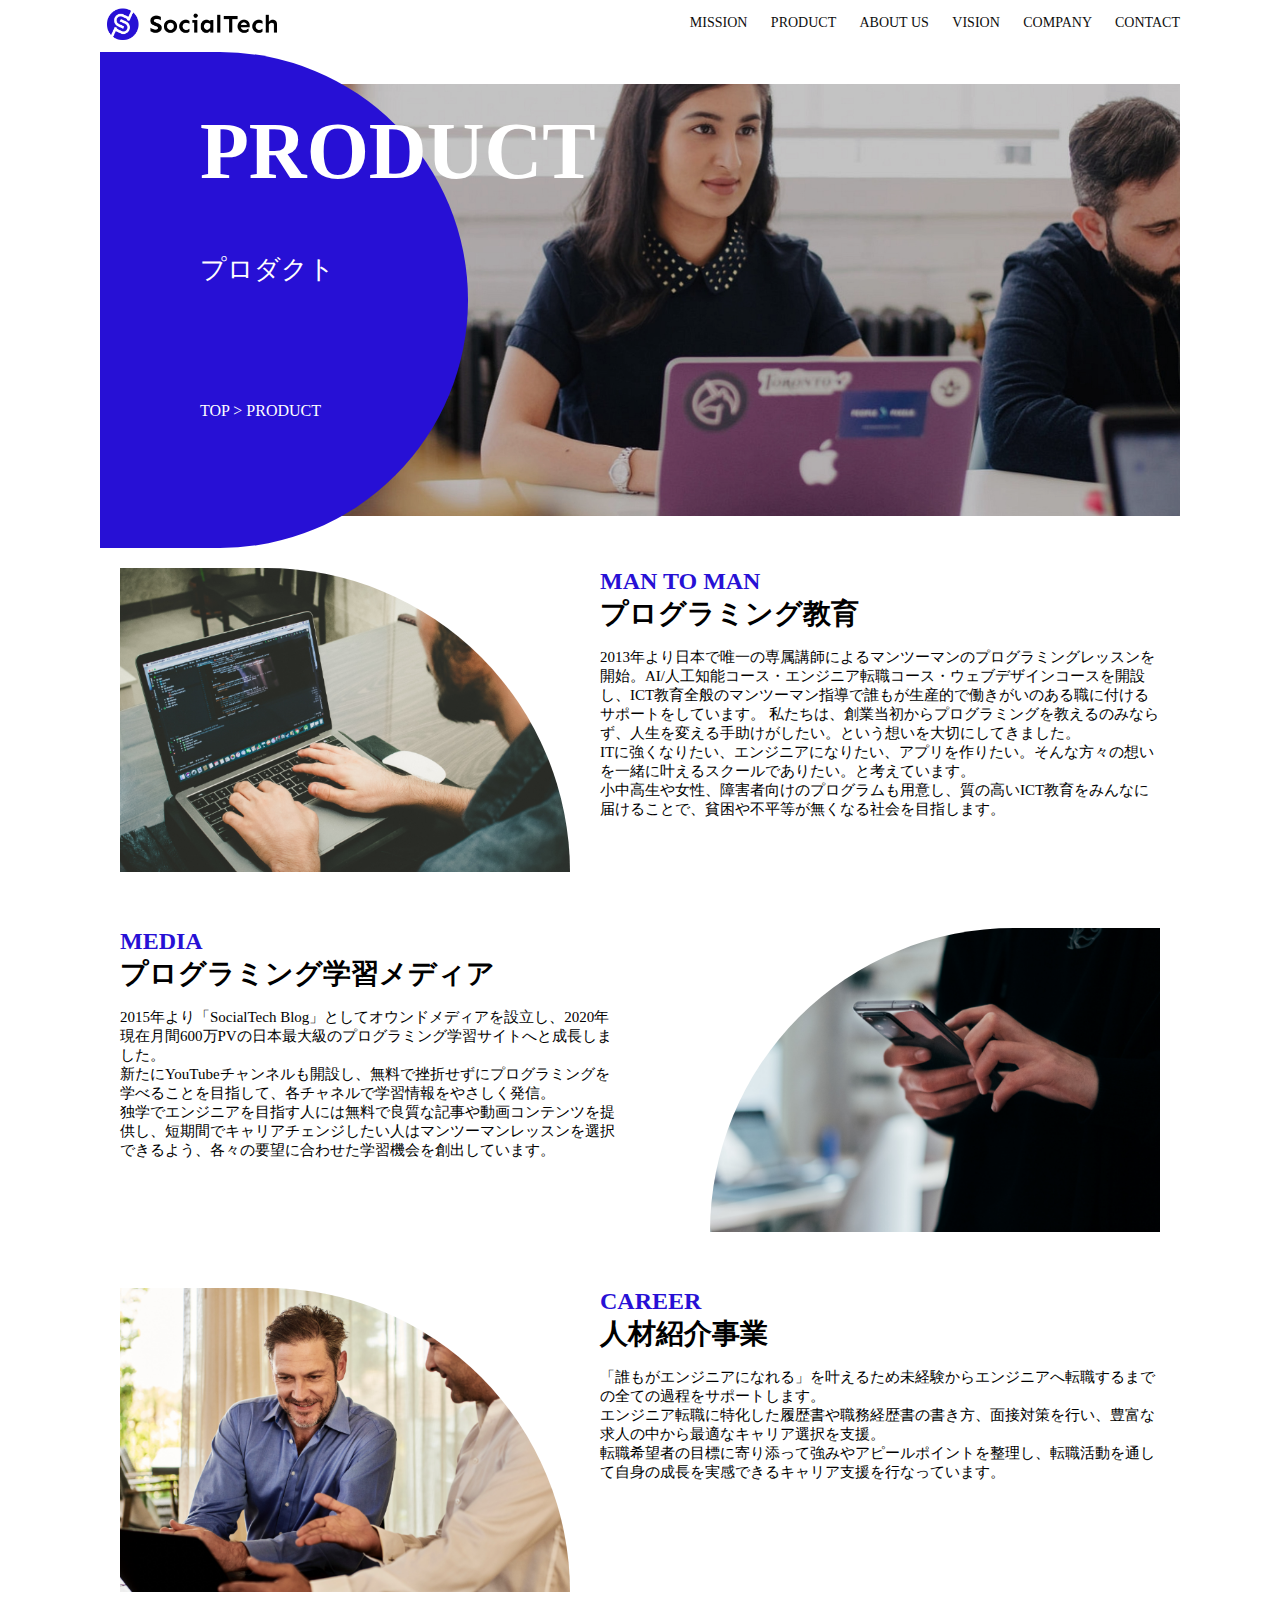
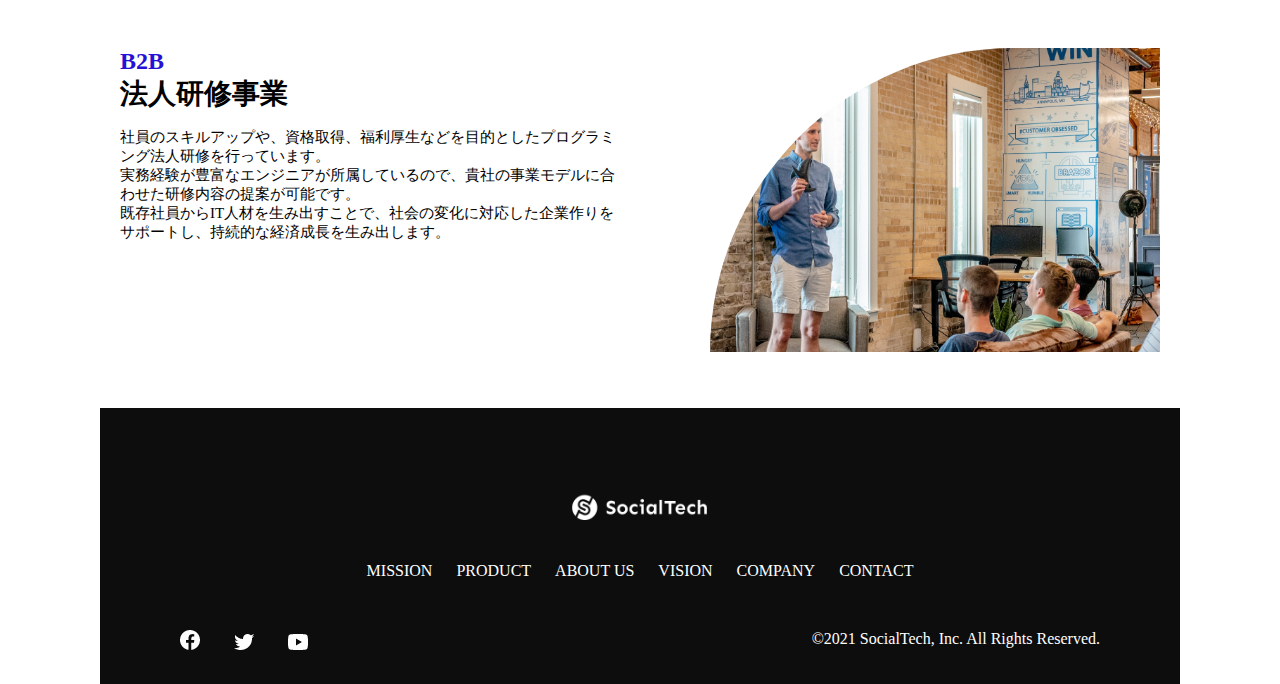
<file: kadai_tutorial_output/product.html>
<!DOCTYPE html>
<html>
    <head>
        <title>SocialTech -PRODUCT プロダクト- </title>
        <meta  name="description" content="SocialTechの4つのプロダクトを紹介します">
        <meta charset="utf-8">
	    <meta name="viewport" content="width=device-width, initial-scale=1.0">
        <link rel="stylesheet" href="style.css">
    </head>
    <body>
        <header>
            <a href="index.html" id="logo"><img src="images/logo.png" alt="トップページに戻る"></a>

            <!--PC用ナビ-->
            <nav id="nav-pc">
                <a href="mission.html">MISSION</a>
                <a href="product.html">PRODUCT</a>
                <a href="index.html#aboutus">ABOUT US</a>
                <a href="index.html#vision">VISION</a>
                <a href="index.html#company">COMPANY</a>
                <a href="index.html#contact">CONTACT</a>
            </nav>

            <!--スマホ用メニュー-->
            <img id="menu-sp" src="images/button-menu.png" alt="ナビゲーションを開く" onclick="document.getElementById('nav-sp').style.display = 'block'">

            <!--スマホ用ナビ-->
            <nav id="nav-sp">
                <img id="close" src="images/button-close.png" alt="ナビゲーションを閉じる" onclick="document.getElementById('nav-sp').style.display = 'none'">
                <a id="logo-sp" href="index.html" onclick="document.getElemetById('nav-sp').style.display = 'none'">
                <img src="images/logo-sp.png" alt="トップページへ戻る"></a>
                <a class="menu" href="mission.html" onclick="document.getElementById('nav-sp').style.display = 'none'">MISSION</a>
                <a class="menu" href="product.html" onclick="document.getElementById('nav-sp').style.display = 'none'">PRODUCT</a>
                <a class="menu" href="index.html#aboutus" onclick="document.getElementById('nav-sp').style.display = 'none'">ABOUT US</a>
                <a class="menu" href="index.html#vision" onclick="document.getElementById('nav-sp').style.display = 'none'">VISION</a>
                <a class="menu" href="index.html#company" onclick="document.getElementById('nav-sp').style.display = 'none'">COMPANY</a>
                <a class="menu" href="index.html#contact" onclick="document.getElementById('nav-sp').style.display = 'none'">CONTACT</a>
                <div id="sns">
                    <a href="https://www.facebook.com/sejuku2013"><img src="images/button-facebook.png" alt="facebookのリンク"></a>
                    <a href="https://twitter.com/samuraijuku"><img src="images/button-twitter.png" alt="twitterのリンク"></a>
                    <a href="https://www.youtube.com/channel/UCCFOQO5aDK0xXam4cUQXT8g"><img src="images/button-youtube.png" alt="YouTubeのリンク"></a>
                </div>
            </nav>
            
        </header>

        <main>
            <article>
                <section id="product-main">
                    <div id="product-title"> 
                        <h1>PRODUCT</h1>
                        <span>プロダクト</span>
                        <div>TOP > PRODUCT</div>
                    </div>
                </section>

                <section class="product-section1">
                    <img src="images/product/product-mantoman.png" alt="PCでコードを書く男性">
                    <div>
                        <h2 class="product-h2">MAN TO MAN</h2>
                        <h3 class="product-h3">プログラミング教育</h3>
                        <p>2013年より日本で唯一の専属講師によるマンツーマンのプログラミングレッスンを開始。AI/人工知能コース・エンジニア転職コース・ウェブデザインコースを開設し、ICT教育全般のマンツーマン指導で誰もが生産的で働きがいのある職に付けるサポートをしています。
                            私たちは、創業当初からプログラミングを教えるのみならず、人生を変える手助けがしたい。という想いを大切にしてきました。<br>ITに強くなりたい、エンジニアになりたい、アプリを作りたい。そんな方々の想いを一緒に叶えるスクールでありたい。と考えています。
                            <br>小中高生や女性、障害者向けのプログラムも用意し、質の高いICT教育をみんなに届けることで、貧困や不平等が無くなる社会を目指します。</p>
                    </div>
                </section>
                <section class="product-section2">
                    <div>
                        <h2 class="product-h2">MEDIA</h2>
                        <h3 class="product-h3">プログラミング学習メディア</h3>
                        <p>2015年より「SocialTech
                            Blog」としてオウンドメディアを設立し、2020年現在月間600万PVの日本最大級のプログラミング学習サイトへと成長しました。<br>
                            新たにYouTubeチャンネルも開設し、無料で挫折せずにプログラミングを学べることを目指して、各チャネルで学習情報をやさしく発信。<br>独学でエンジニアを目指す人には無料で良質な記事や動画コンテンツを提供し、短期間でキャリアチェンジしたい人はマンツーマンレッスンを選択できるよう、各々の要望に合わせた学習機会を創出しています。
                          </p></p>
                    </div>
                    <img src="images/product/product-media.png" alt="スマートフォンを操作する人">
                </section>
                <section class="product-section1">
                    <img src="images/product/product-career.png" alt="笑顔で話し合う2人の男性">
                    <div>
                        <h2 class="product-h2">CAREER</h2>
                        <h3 class="product-h3">人材紹介事業</h3>
                        <p>「誰もがエンジニアになれる」を叶えるため未経験からエンジニアへ転職するまでの全ての過程をサポートします。<br>エンジニア転職に特化した履歴書や職務経歴書の書き方、面接対策を行い、豊富な求人の中から最適なキャリア選択を支援。<br>転職希望者の目標に寄り添って強みやアピールポイントを整理し、転職活動を通して自身の成長を実感できるキャリア支援を行なっています。<br></p>
                    </div>
                </section>
                <section class="product-section2">
                    <div>
                        <h2 class="product-h2">B2B</h2>
                        <h3 class="product-h3">法人研修事業</h3>
                        <p>社員のスキルアップや、資格取得、福利厚生などを目的としたプログラミング法人研修を行っています。<br>実務経験が豊富なエンジニアが所属しているので、貴社の事業モデルに合わせた研修内容の提案が可能です。<br>既存社員からIT人材を生み出すことで、社会の変化に対応した企業作りをサポートし、持続的な経済成長を生み出します。</p>
                    </div>
                    <img src="images/product/product-b2b.png" alt="講演中の男性とそれを聴く人々">
                </section>

                
            </article>


            <footer>
                <div id="footer-logo">
                    <img src="images/logo-sp.png" alt="SociaiTech">
                </div>
                <div id="footer-link">
                    <a href="mission.html">MISSION</a>
                    <a href="product.html">PRODUCT</a>
                    <a href="index.html#aboutus">ABOUT US</a>
                    <a href="index.html#vision">VISION</a>
                    <a href="index.html#company">COMPANY</a>
                    <a href="index.html#contact">CONTACT</a>
                </div>
                <div id="sns-footer">
                    <a href="https://www.facebook.com/sejuku2013"><img src="images/button-facebook.png" alt="facebookのリンク"></a>
                    <a href="https://twitter.com/samuraijuku"><img src="images/button-twitter.png" alt="twitterのリンク"></a>
                    <a href="https://www.youtube.com/channel/UCCFOQO5aDK0xXam4cUQXT8g"><img src="images/button-youtube.png" alt="YouTubeのリンク"></a>
                    <span id="copyright">&copy;2021 SocialTech, Inc. All Rights Reserved. </span>
                </div>
            </footer>
        </main>
    </body>
	

</html>
</file>
<file: kadai_013/style.css>
/* PC、スマホ共通スタイル */
body {
  font-family: "Source Sans Pro", "Hiragino Kaku Gothic ProN", Meiryo, Arial,
    sans-serif;
}

p {
  font-size: 15px;
}

#main-visual>img {
  width: 100%;
}

/*================
PC用のスタイル 
=================*/
@media screen and (min-width: 768px) {
  /* 横幅設定 */
  body {
    max-width: 1080px;
    min-width: 960px;
    margin: 0 auto 0 auto;
  }

  /* ヘッダー */
  header {
    display: flex;
    justify-content: space-between;
  }

  /* ナビゲーションのレイアウト */
  #nav-pc {
    text-align: right;
    font-size: 14px;
    padding-top: 15px;
  }

  /* ナビゲーションのリンクの装飾設定 */
  #nav-pc>a {
    text-decoration: none;
    margin-left: 20px;
  }

  #nav-pc>a:link {
    color: #0d0d0d;
  }

  #nav-pc>a:visited {
    color: #0d0d0d;
  }

  #nav-pc>a:hover {
    color: #0d0d0d;
    text-decoration: underline;
  }

  #nav-pc>a:active {
    color: #0d0d0d;
  }

  #menu-sp {
    display: none;
  }

  #nav-sp {
    display: none;
  }
}

/*================
スマホ用のスタイル 
=================*/

@media screen and (max-width: 767px) {

  body {
    min-width: 375px;
    margin: 0;
  }

  #nav-pc {
    display: none;
  }

  #menu-sp {
    float: right;
    padding: 0;
  }

  #nav-sp {
    display: none;
    background-color: #ce933e;
    position: absolute;
    left: 0;
    top: 0;
    height: 100%;
    width: 100%;
    Z-index: 100;
  }

  #close {
    position: absolute;
    top: 20px;
    right: 20px;

  }

  #logo-sp {
    margin: 80px 0px 30px 20px;
  }

  #nav-sp > a {
    display: block;
  }

  #nav-sp > a:link {
    color: #fff;
  }

  #nav-sp > a:visited {
    color: #fff;
  }

  #nav-sp > a:hover {
    color: #fff;
    text-decoration: underline;
  }

  #nav-sp > a:active {
    color: #fff;
  }

  .menu {
    text-decoration: none;
    display: block;
    margin: 0 20px;
    height: 44px;
    font-size: 16px;
    background-image: url(images/arrow.png);
    background-repeat: no-repeat;
    background-position: right top;
  }

}
</file>
<file: kadai_tutorial_output/style.css>
/* PC、スマホ共通スタイル */
  body {
      font-family: "Source Sans Pro", "Hiragino Kaku Gothic ProN" Meiryo, Arial, sans-serif;

  }

  p {
      font-size: 15px;
  }


  /*================
 PC用 
=================*/


@media screen and (min-width: 768px) {
  
  /* 横幅設定 */
  body {
      max-width: 1080px;
      min-width: 960px;
      margin: 0 auto 0 auto;
  }

  /*ヘッダー */
  header {
      display: flex;
      justify-content: space-between;
  }

    /*スマホ用ナビを非表示に */
    #nav-sp,#menu-sp {
        display: none;
    }

  /*navタグ */
  #nav-pc {
      font-size: 14px;
      padding-top: 15px;
  }

  #nav-pc a {
      text-decoration: none;
      margin-left: 20px;
  }

  #nav-pc a:link {
      color: #0d0d0d;
  }

  #nav-pc a:visited {
      color: #0d0d0d;
  }

  #nav-pc a:hover {
      color: #0d0d0d;
      text-decoration: underline;
  }

  #nav-pc a:active {
      color: #0d0d0d;
  }


  /*メインビジュアル*/

  #main-visual {
      position: relative;
      height: 400px;
  }

  #main-message {
      position: absolute;
      top: 0;
      left: 0;
      background-color: #2710d5;
      color: #ffffff;
      border-radius: 0 0 476px 0;
      width: 100%;
      height: 100%;
      max-width: 620px;
      z-index: 11;
  }

  #main-message>h1 {
      font-size: 60px;
      font-weight: bold;
      margin: 100px 0 0 50px;
  }

  #main-message>p {
      font-size: 28px;
      margin: 0 0 0 50px;
  }

  #main-visual>img {
      max-width: 620px;
      border-radius: 476px 0 0 0;
      position: absolute;
      top: 0;
      right: 0;
      z-index: 10;
  }


  /*見出し*/

  .index-h2 {
      margin-top: 40px;
  }

  .index-h2::after {
      content: url("images/line.png");
      margin-left: 10px;
  }



  h3 {
      font-size: 27px;
  }

  /*ミッション*/

  #mission {
      margin: 80px auto;
      width: 100%;
  }

  #mission-flex {
      display: flex;
      width: 100%;
  }

  #mission-flex>div {
      width: 50%;
      margin: 20px;
  }


  #mission-photo {
      width: 100%;
  }

  #s2dgs {
      margin-top: 50px;
      width: 100%;
  }

  /*=プロダクト=*/

  #product {
      background-color: #fafafa;
      margin: 80px 0 80px 0;
      padding: 10px 40px 0px 40px;
  }

  #product>div {
      display: flex;
      margin-top: 40px;
  }



  /*左カラム*/

  #product-left {
      width: 50%;
      margin-right: 20px;
  }

  #product-left>div {
      position: relative;
      height: 480px;
      margin-right: 20px;
  }




  /*右カラム*/

  #product-right {
      width: 50%;
      margin-top: 80px;
      margin-left: 20px;
  }

  #product-right>div {
      position: relative;
      height: 480px;
      margin-left: 20px;
  }

  /*共通*/
  .product-photo {
      width: 100%;
  }

  .product-explain {
      background-color: #ffffff;
      position: absolute;
      left: 0;
      top: 280px;
      margin: 0 40px 0 40px;
      padding: 20px;
      box-shadow: 5px 5px 10px rgba(0, 0, 0, 0.05);
  }

  .product-explain > span {
      color: #2710d5;
      font-weight: bold;
      font-size: 16px;
      margin: 0;
  }

  .product-explain > h3 {
      font-size: 20px;
      margin: 5px 0 5px 0;
  }

  .product-explain > p {
      font-size: 14px;
      margin: 0;
  }

 /* 「もっとみる」ボタン */
#product-more {
    margin: 0 auto -42px auto;
  }


/*=ABOUT US=*/

    #aboutus {
        margin: 80px auto;
    }

    #aboutus > div {
        display: flex;
    }

    .culture-img {
        width: 100%;
        align-self: flex-start;
    }

    .culture-img2 {
        margin-top: 50px;
        width: 100%;
    }

    /* 表 */

    .culture-table {
        margin-right: 50px;
    }

    .culture-num {
        font-size: 80px;
        color: #2710d5;
        margin-right: 20px;
    }

    .culture-en {
        color:#2710d5;
        font-weight: bold;
        font-size: 24px;
        display: block;
    }

    .culture-jp {
        font-size: 28px;
        font-weight: bold;
    }

    .culture-description {
        margin: 0;
    }

    /*=ビジョン=*/

    #vision {
        margin: 80px auto;
    }

    #vision > div {
        width: 100%;
        display: flex;
        justify-content: space-between;
        flex-wrap: wrap;
    }

    .vision-box {
        height: 300px;
        width: 300px;
        margin-bottom: 30px;
        position: relative;
    }

    /* vision-box内*/
    .vision-box > img {
        width: 100%;
        height: auto;
        position: absolute;
        top: 0;
        left: 0;
        z-index: 30;
    }

    .vision-box > span {
        position: absolute;
        top: 0;
        left: 0;
        z-index: 31;
        margin-right: 20px;
    }

    .vision-box > span > h4 {
        color: #2710d5;
        font-size: 19px;
        margin: 80px 0 0 0;
    }

    .vision-box > span > h4::first-letter {
        font-size: 40px;
    }

    .vision-box > span > h5 {
        font-size: 20px;
        margin: 0 0 0 0 ;
    }

    .vision-box > span > p {
        margin: 10px 0 0 0;
    }

    /* 会社概要*/

    #company {
        margin: 80px auto 80px auto;
    }

    #comapny-table {
        width: 100%;
    }

    .tableheader {
        text-align: left;
        padding: 20px;
        border-bottom: solid 1px #2710d5;
    }

    .tableheader-first {
        text-align: left;
        padding: 20px;
        border-bottom: solid 1px #2710d5;
        border-top: solid 1px  #2710d5;
    }

    .cell {
        padding: 30px;
        border-bottom: solid 1px #ececec;
    }

    .cell-first {
        padding: 30px;
        border-bottom: solid 1px #ececec;
        border-top: solid 1px #ececec; 
    }

    #company > iframe {
        width: 100%;
        height: 368px;
        margin-top: 40px;
    }

    /*=お問い合わせ=*/

    #contact {
        margin: 80px auto;
    }

    #contact > form > div {
        display: flex;
        flex-wrap: wrap;
        padding-bottom: 30px;
    }

    .contact-heading {
        width: 240px;
        align-self: center;
    }

    .contact-label {
        font-weight: bold;
    }

    .contact-span {
        color: #ce2222;
        margin-left: 20px;
        font-weight: bold;
    }

    .contact-textbox {
        border-top: 0;
        border-left: 0;
        border-right: 0;
        border-bottom: solid 1px #707070;
        background-color: #fafafa;
        width: 400px;
        height: 56px;
    }

    .contact-textarea {
        border-top: 0;
        border-left: 0;
        border-right: 0;
        border-bottom: solid 1px #707070;
        background-color: #fafafa;
        width: 400px;
        height: 200px; 
    }

    details {
        width: 700px;
    }

    details > div {
        background-color: #fafafa;
        padding: 20px;
    }

    details > div > span {
        font-weight: bold;
    }


    /*=フッター=*/

    footer {
        background-color: #0d0d0d;
        text-align: center;
        padding: 80px 80px 30px 80px;
    }

    #footer-logo {
        margin-bottom: 30px;
    }

    #footer-link {
        margin-bottom: 50px;
    }

    #footer-link > a {
        text-decoration: none;
        margin: 10px;
    }

    #footer-link > a:link {
        color: #ffffff;
    }

    #footer-link > a:visited {
        color: #ffffff;
    }

    #footer-link > a:hover {
        color: #ffffff;
        text-decoration: underline;
    }

    #footer-link > a:active {
        color: #ffffff;
    }

    #sns-footer {
        text-align: left;
        width: 100%;
    }

    #sns-footer > a {
        margin-right: 30px;
    }

    #copyright {
        color: #ffffff;
        float:right;
    }

    /*==== mission.html用スタイル　=====*/
    
    #mission-main {
        height: 496px;
        width: 100%;
        background-image: url(images/mission/mission-main.png);
        background-repeat: no-repeat;
        background-position-y: center;
    }

    #mission-title {
        background-color: #2710d5;
        width: 368px;
        color:#fff;
        height: 496px;
        border-radius: 0 248px 248px 0;
        position: relative;
    }

    #mission-title > h1 {
        position: absolute;
        top: 0;
        left: 100px;
        font-size: 80px;
    }

    #mission-title > span {
        position: absolute;
        top: 200px;
        left: 100px;
        font-size: 26px;
    }

    #mission-title > div {
        position: absolute;
        top: 350px;
        left: 100px;
        font-size: 16px;
    } 

    #mission-s2dgs {
        width: 100%;
        margin: 20px;
    }

    .mission-h2 {
        color: #2710d5;
        font-size: 40px;
    }

    .mission-h2::after {
        content: none;
    }

    #mission-5goals {
        margin: 20px;
        display: flex;
    }

    #mission-5goals > div {
        flex-grow: 1;
        padding: 20px;
    }

    #mission-5goals > div >div {
        margin-bottom: 40px;
    }

    .fivegoals-image-right {
        float: right;
        margin: 20px;
    }

    .fivegoals-image-left {
        float: left;
        margin: 20px;
    }

    .fivegoals-number {
        color: #2710d5;
        font-size: 48px;
        margin: 0;
    }

    .fivegoals-h3 {
        font-size: 28px;
        margin: 0;
    }

    .fivegoals-p {
        margin: 0;
    }

     /* == .product.html用スタイル 　==*/


    #product-main {
        height: 496px;
        width: 100%;
        background-image: url(images/product/product-main.png);
        background-repeat: no-repeat;
        background-position-y: center;
    }

    #product-title {
        background-color: #2710d5;
        width: 368px;
        color: #fff;
        height: 496px;
        border-radius: 0 248px 248px 0;
        position: relative;
    }

    #product-title > h1 {
        position: absolute;
        top: 0;
        left: 100px;
        font-size: 80px;
    }

    #product-title > span {
        position: absolute;
        top: 200px;
        left: 100px;
        font-size: 26px;
    }

    #product-title > div {
        position: absolute;
        top: 350px;
        left: 100px;
        font-size: 16px;
    }

  /* product.html セクション*/
    .product-section1 {
        position: relative;
        margin: 20px;
        height: 340px;
    }

    .product-section1 > img {
        position: absolute;
        top: 0;
        left: 0;
        width: 450px;
        margin: 0 40px 30px 0;
        border-radius: 0 432px 0 0;
    }

    .product-section1 > div {
        position: absolute;
        top: 0;
        left: 480px;
    }

    .product-section2 {
        position: relative;
        margin: 20px;
        height: 340px;
    }

    .product-section2 > img {
        position: absolute;
        top: 0;
        right: 0;
        width: 450px;
        margin: 0 0 30px 40px;
        border-radius: 432px 0 0 0;
    }

    .product-section2 > div {
        width: 500px;
        position: absolute;
        top: 0;
        left: 0;
    }

    .product-h2 {
        color: #2710d5;
        font-size: 24px;
        margin: 0;
    }

    .product-h3 {
        font-size: 28px;
        margin: 0;
    }

    

}

/*================
 スマホ用 
=================*/

@media screen and (max-width: 767px) {
    body {
        min-width: 375px;
        margin: 0;
    }

    /*ハンバーガーメニュー*/
    #nav-pc {
        display: none;
    }

    #menu-sp {
        float: right;
        padding: 0;
    }

    #nav-sp {
        background-color: #2710d5;
        position: absolute;
        top: 0;
        left: 0;
        height: 100%;
        width: 100%;
        display: none;
        z-index: 100;
    }

    #close {
        position: absolute;
        top: 20px;
        right: 20px;
    }

    #logo-sp {
        margin: 80px 0 30px 20px;
    }

    #nav-sp > a {
        display: block;
    }

    #nav-sp > a:link {
        color: #ffffff;
    }

    #nav-sp > a:visited {
        color: #ffffff;
    }

    #nav-sp > a:hover {
        color: #ffffff;
        text-decoration: underline;
    }

    #nav-sp > a:active {
        color: #ffffff;
    }

    #nav-sp > .menu {
        text-decoration: none;
        display: block;
        margin: 0 20px;
        height: 44px;
        font-size: 16px;
        background-image: url("images/arrow.png");
        background-repeat: no-repeat;
        background-position: right top;
    }

    /*sns*/

    #sns {
        position: absolute;
        bottom: 20px;
        left: 20px;
    }

    #sns > a {
        margin-right: 30px;
    }

    /*=メインビジュアル・スマホ=*/
    
    #main-visual {
        position: relative;
        height: 470px;
        width :100%;
        overflow: hidden;
    }

    #main-visual > div {
        position: absolute;
        top: 0;
        left: 0;
        background-color: #2710d5;
        color: white;
        border-radius: 0px 0px 476px 0px;
        text-align: center;
        height: 280px;
        width: 100%;
        z-index: 11;
    }

    #main-message > h1 {
        font-size: 28px;
        margin: 90px 0 0 0;
    }

    #main-message > p {
        margin: 0;
    }

    #main-visual > img {
        width: 100%;
        border-radius: 476px 0px 0px 0px;
        z-index: 10;
        position: absolute;
        bottom: 0;
        right: 0;
    }

    /*=全体・見出し　スマホ=*/

    h2::after {
        content: url("images/line.png");
        margin-left: 10px;
    }

    h3 {
        font-size: 24px;
        margin: 10px 0 0 0;
    }

    /*=ミッション　スマホ=*/

    #mission {
        margin: 20px;
    }

    #mission-photo, #s2dgs {
        width: 100%;
    }

    /*=プロダクト・スマホ=*/

    #product {
        background-color: #fafafa;
        padding-top: 10px;
    }

    #product h2 {
        margin-left: 20px;
    }

    #product-left {
        margin-left: 20px;
        margin-right: 20px;
    }

    #product-right {
        margin-left: 20px;
        margin-right: 20px;
    }

    #product-left > div {
        position: relative;
        height: 540px;
    }

    #product-right > div {
        position: relative;
        height: 540px;
    }

    .product-explain {
        background-color: #ffffff;
        position: absolute;
        left: 0;
        bottom: 50px;
        padding: 20px;
        box-shadow: 5px 5px 10px rgba(0, 0, 0, 0.05);
    }

    .product-explain > span {
        color:#2710d5;
        font-weight: bold;
        font-size: 16px;
        margin: 0;
    }

    .product-explain > h3 {
        margin: 10px 0 10px 0;
    }

    .product-photo {
        width: 100%;
    }

    #product-more > img {
        margin: 0 0 -42px 20px ;
    }


    /*=ABOUT US・スマホ=*/

    #aboutus {
        margin: 80px 20px;
    }

    #aboutus > div {
        display: flex;
        flex-direction: column;
    }

    .culture-table {
        width: 100%;
        padding-right: 20px;
        order: 2;
    }

    .culture-img {
        width : 100%;
        order: 1;
    }

    .culture-img2 {
        width: 100%;
    }

    .culture-num {
        font-size: 80px;
        color: #2710d5;
    }

    .culture-en {
        color: #2710d5;
        font-weight: bold;
        font-size: 24px;
        display: block;
    }

    .culture-jp {
        display: block;
    }

    .culture-description {
        margin: 0;
    }


    /*=ビジョン・スマホ=*/

    #vision {
        margin: 80px 20px;
    }

    .vision-box {
        width: 300px;
        height: 300px;
        margin-bottom: 30px;
        position: relative;
    }

    .vision-box > img {
        width: 100%;
        height: auto;
        position: absolute;
        top: 0;
        left: 0;
        z-index: 30;
    }

    .vision-box > span {
        position: absolute;
        top: 0;
        left: 0;
        z-index: 31;
        margin-right: 20px;
    }

    .vision-box > span > h4 {
        color: #2710d5;
        font-size: 19px;
        margin-top: 60px;
    }

    .vision-box > span > h5 {
        font-size: 20px;
        margin: 0;
    }

    .vision-box > span > p {
        margin: 10px 0 0 0;
    }


    /*=カンパニー・スマホ=*/

    #company {
        margin: 0 20px;
    }

    #company > h3 {
        margin-bottom: 20px;
    }

    #company > table {
        width: 100%;
    }

    .tableheader-first {
        text-align: left;
        padding: 20px;
        border-bottom: solid 1px #2710d5;
        border-top: solid 1px #2710d5;
        width: 50px;
    }

    .tableheader {
        text-align: left;
        padding: 20px;
        border-bottom: solid 1px #2710d5;
        width: 50px;
    }

    .cell-first {
        padding: 20px;
        border-bottom: solid 1px #ececec;
        border-top: solid 1px #ececec;
    }

    .cell {
        padding: 20px;
        border-bottom: solid 1px #ececec;
    }

    #company > iframe {
        width: 100%;
        height: 240px;
        margin-top: 40px;
    }

    /*=お問い合わせ・スマホ=*/

    #contact {
        margin: 80px 20px;
    }

    #contact > h3 {
        margin-bottom: 20px;
    }

    #contact > form > div {
        margin-bottom: 20px;
    }

    .contact-heading {
        margin-bottom: 20px;
    }

    .contact-label {
        font-weight: bold;
    }

    .contact-span {
        color: #ce2222;
        margin-left: 20px;
        font-weight: bold;
    }

    .contact-textbox {
        height: 56px;
        border-top: none;
        border-left: none;
        border-right: none;
        border-bottom: solid 1px #707070;
        background-color: #fafafa;
        min-width: 300px;
        width: 100%;
    }

    .contact-textarea {
        height: 150px;
        border-top: none;
        border-left: none;
        border-right: none;
        border-bottom: solid 1px #707070;
        background-color: #fafafa;
        min-width: 300px;
        width: 100%;
    }

    .radiobutton {
        margin-bottom: 20px;
    }

    .radiobutton + label::after {
        content: "\A";
        white-space: pre;
    }

    /*=フッター・スマホ=*/


     /* ロゴとリンク　*/

    footer {
        background-color: #0d0d0d;
        padding: 30px 20px 50px 20px;
    }

    #footer-logo {
        margin-bottom: 30px;
    }

    #footer-link {
        margin-bottom: 50px;
    }

    #footer-link > a {
        display: block;
        text-decoration: none;
        margin: 0 20px 30px 0;
        background-image: url(images/arrow.png);
        background-repeat: no-repeat;
        background-position: right top;
    }

    #footer-link > a:link {
        color: #ffffff;
    }

    #footer-link > a:visited {
        color: #ffffff;
    }

    #footer-link > a:hover {
        color: white;
        text-decoration: underline;
    }

    #footer-link > a:active {
        color: #ffffff;
    }

     /* SNS　コピーライト　*/

    #sns-footer > a {
        margin-right: 30px;
    }

    #copyright {
        display: block;
        margin-top: 30px;
        color: #ffffff;
    }

     /* == .mission.html 　==*/
     
    /* mission.html メインビジュアル*/
     #mission-main {
        height: 256px;
        width: 100%;
        background-image: url(images/mission/mission-main.png);
        background-repeat: no-repeat;
        background-position-y: center;
        background-size: auto 208px;
     }

     #mission-title {
        background-color: #2710d5;
        width: 136px;
        height: 256px;
        color: #fff;
        border-radius: 0 248px 248px 0;
        position: relative;
     }

     #mission-title > h1 {
        position: absolute;
        top: 0;
        left: 20px;
        font-size: 40px;
     }

     #mission-title > span {
        position: absolute;
        top: 110px;
        left: 20px;
        font-size: 18px;
     }

     #mission-title > div {
        position: absolute;
        top: 180px;
        left: 20px;
        font-size: 13px;
     }

       /* mission.html S2DGs */

    #mission-s2dgs {
        margin: 20px;
    }

    .mission-h2 {
        color:#2710d5;
        font-size: 38px;
    }

    .mission-h2::after {
        content: none;
    }

    #mission-s2dgs > img {
        width: 100%;
    }

       /* mission.html 5Goals */    

    #mission-5goals {
        margin: 20px;
    }

    #mission-5goals > div > div {
        margin-bottom: 40px;
    }

    #s2dgs-image {
        width: 100%;
    }

    .fivegoals-image-right {
        margin: 20px auto;
        display: block;
    }

    .fivegoals-image-left {
        margin: 20px auto;
        display: block;
    }

    .fivegoals-number {
        color: #2710d5;
        font-size: 48px;
        margin: 0;
    }

    .fivegoals-h3 {
        font-size: 28px;
        margin: 0;
    }

    .fivegoals-p {
        margin: 0;
    }


     /* == product.html 　==*/
     
    /* product.html メインビジュアル*/

    #product-main {
        height: 256px;
        width: 100%;
        background-image: url(images/product/product-main.png);
        background-repeat: no-repeat;
        background-position-y: center;
        background-size: auto 208px;
    }

    #product-title {
        background-color: #2710d5;
        width: 136px;
        color: #fff;
        height: 256px;
        border-radius: 0 248px 248px 0;
        position: relative;
    }

    #product-title > h1 {
        position: absolute;
        top: 0;
        left: 20px;
        font-size: 40px;
    }

    #product-title > span {
        position: absolute;
        top: 110px;
        left: 20px;
        font-size: 18px;
    }

    #product-title > div {
        position: absolute;
        top: 180px;
        left: 20px;
        font-size: 13px;
    }

    /* product.html コンテンツ*/

    .product-section1 {
        margin: 20px;
    }

    .product-section1 > img {
        width: 100%;
        border-radius: 0 300px 0 0;
    }

    .product-section2 {
        margin: 20px;
        display: flex;
        flex-direction: column;
    }

    .product-section2 > img {
        order: 1;
        width: 100%;
        border-radius: 0 300px 0 0;
    }

    .product-section2 > div {
        order: 2;
    }

    .product-h2 {
        color: #2710d5;
        font-size: 24px;
        margin: 0;
    }

    .product-h3 {
        font-size: 28px;
        margin: 0;
    }












    


}
</file>
